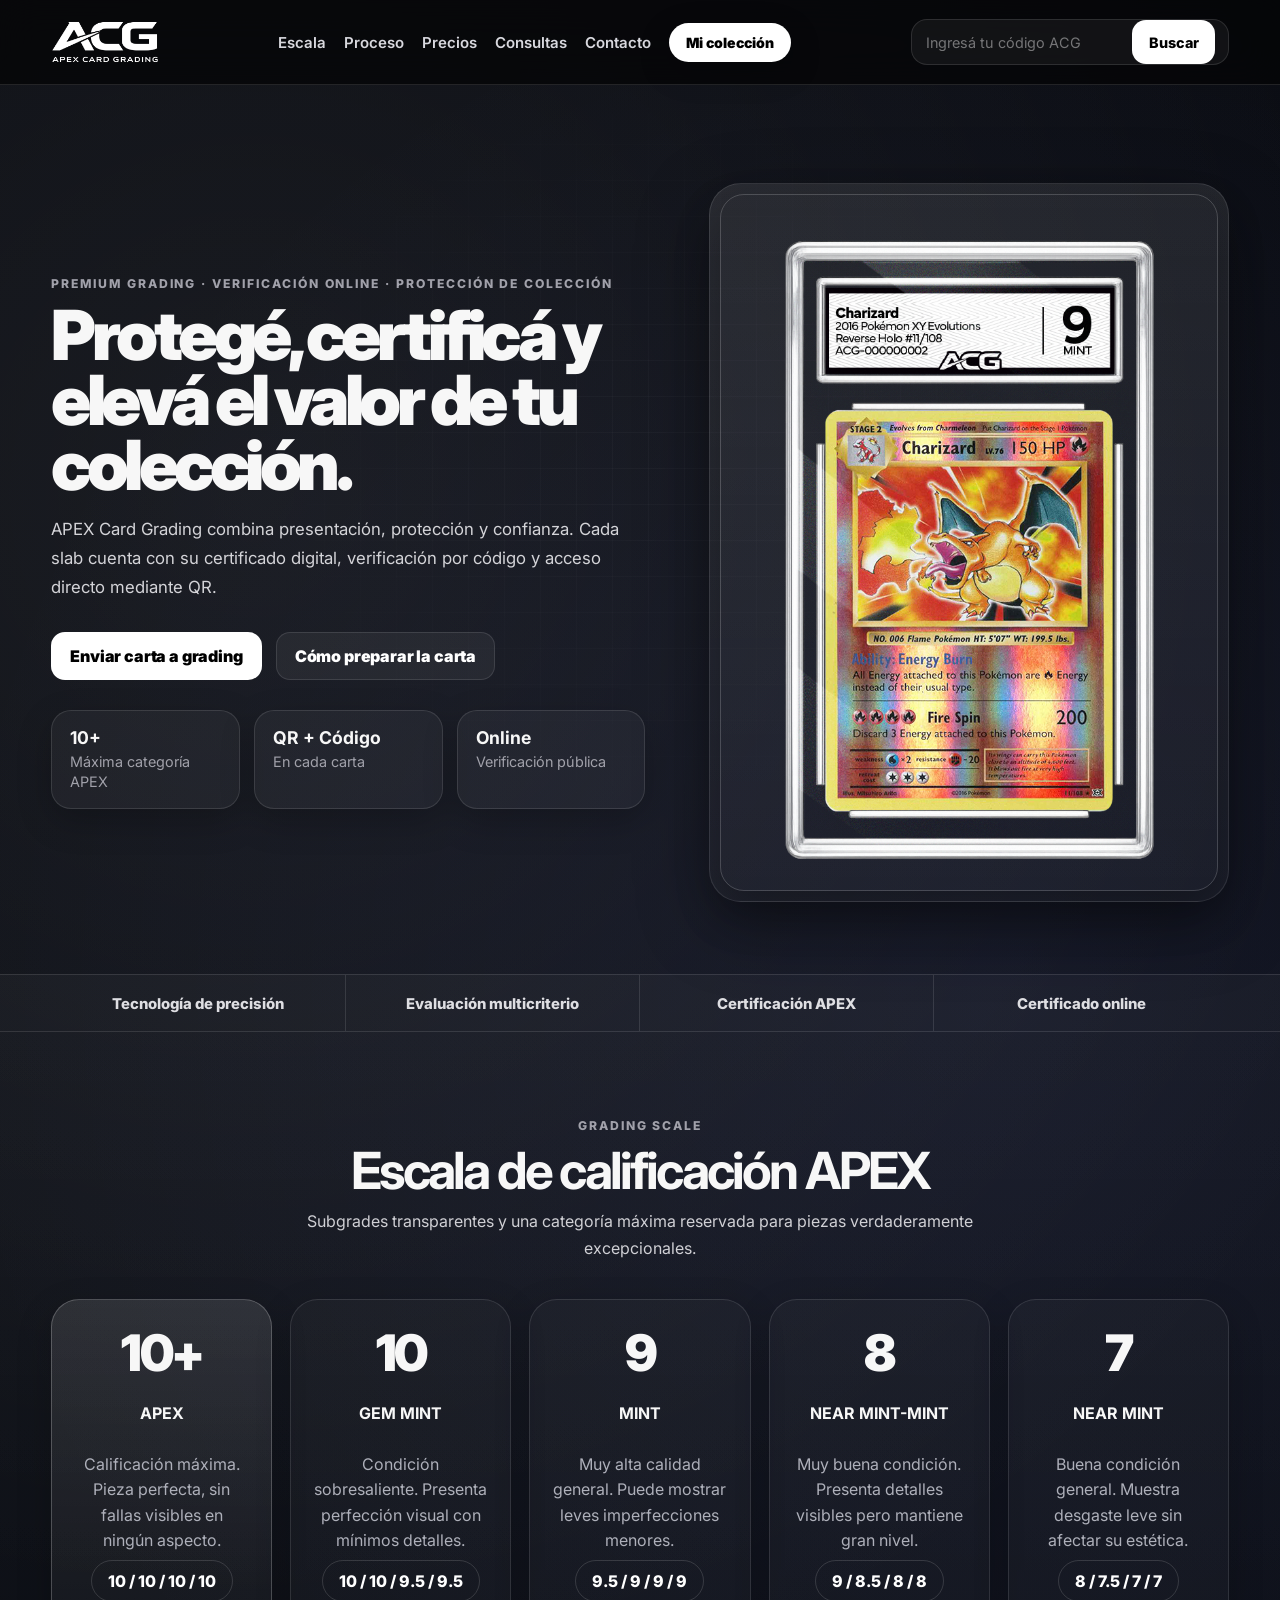
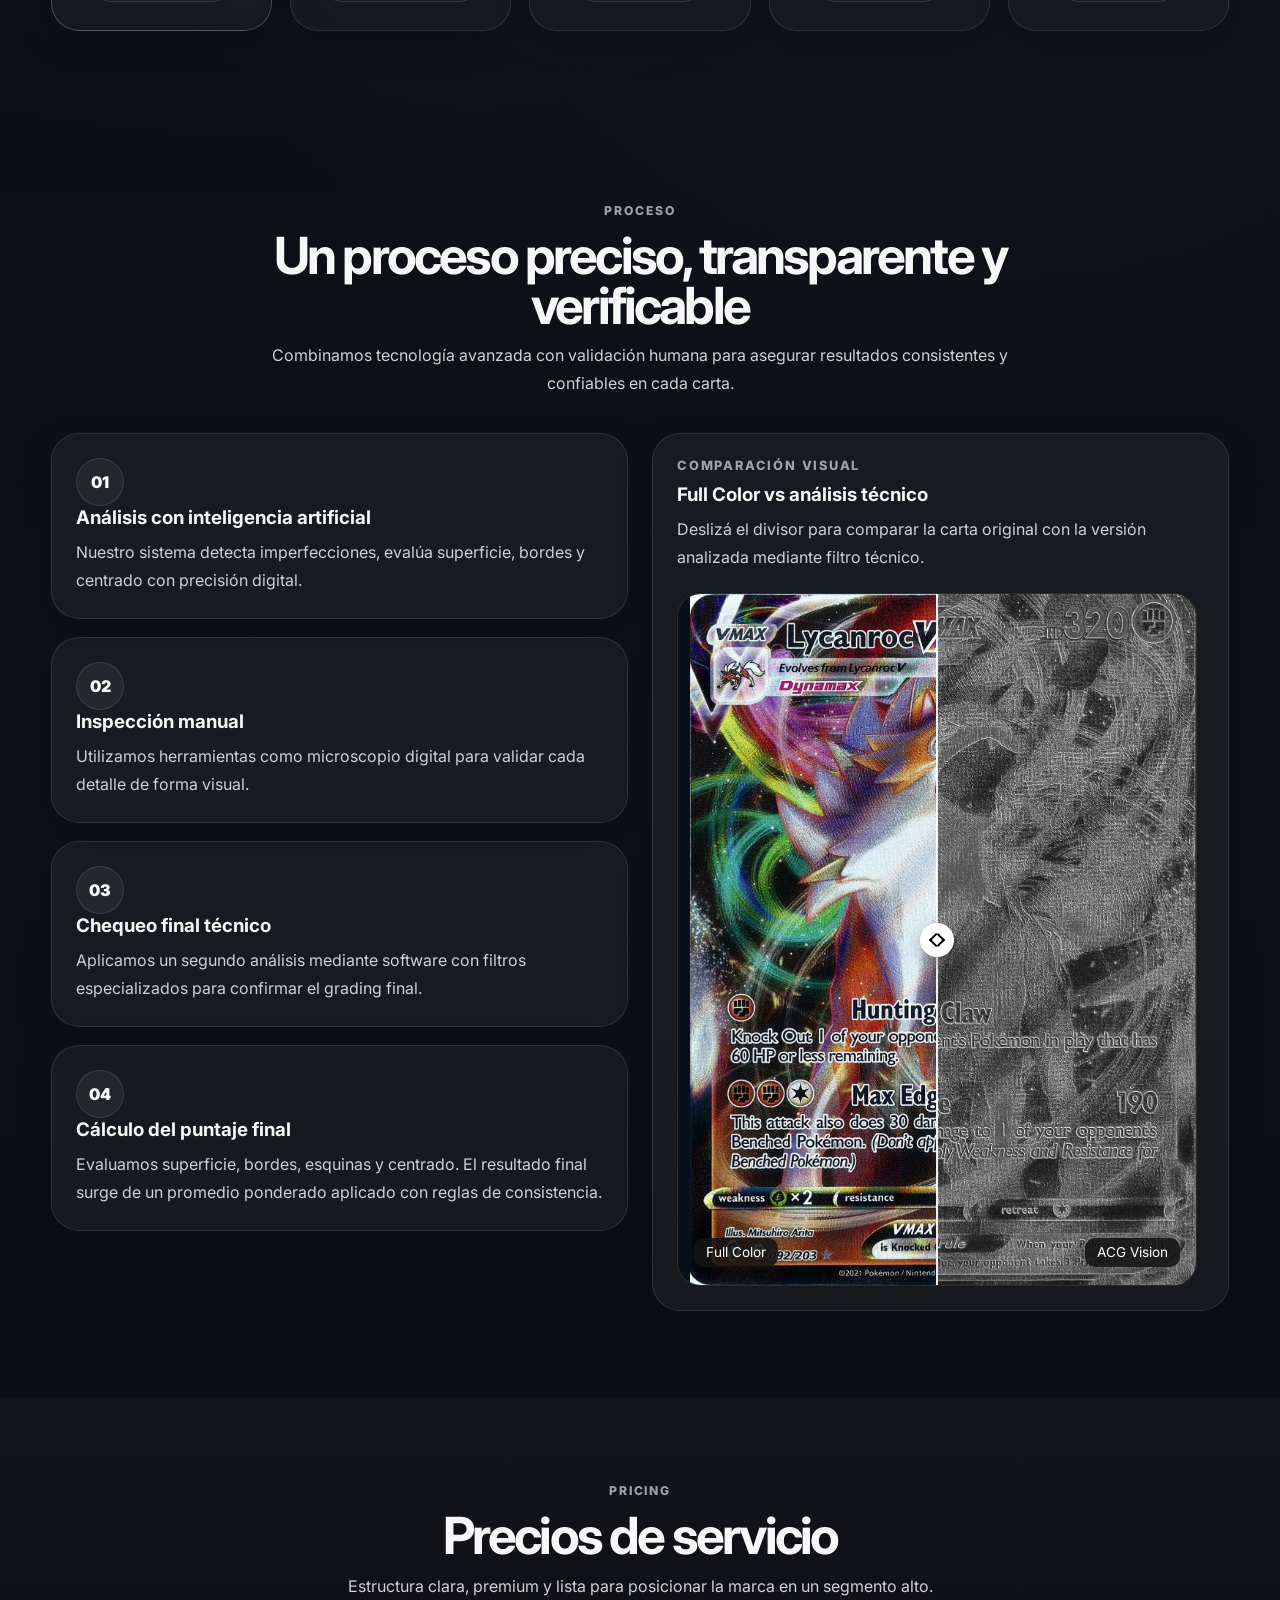
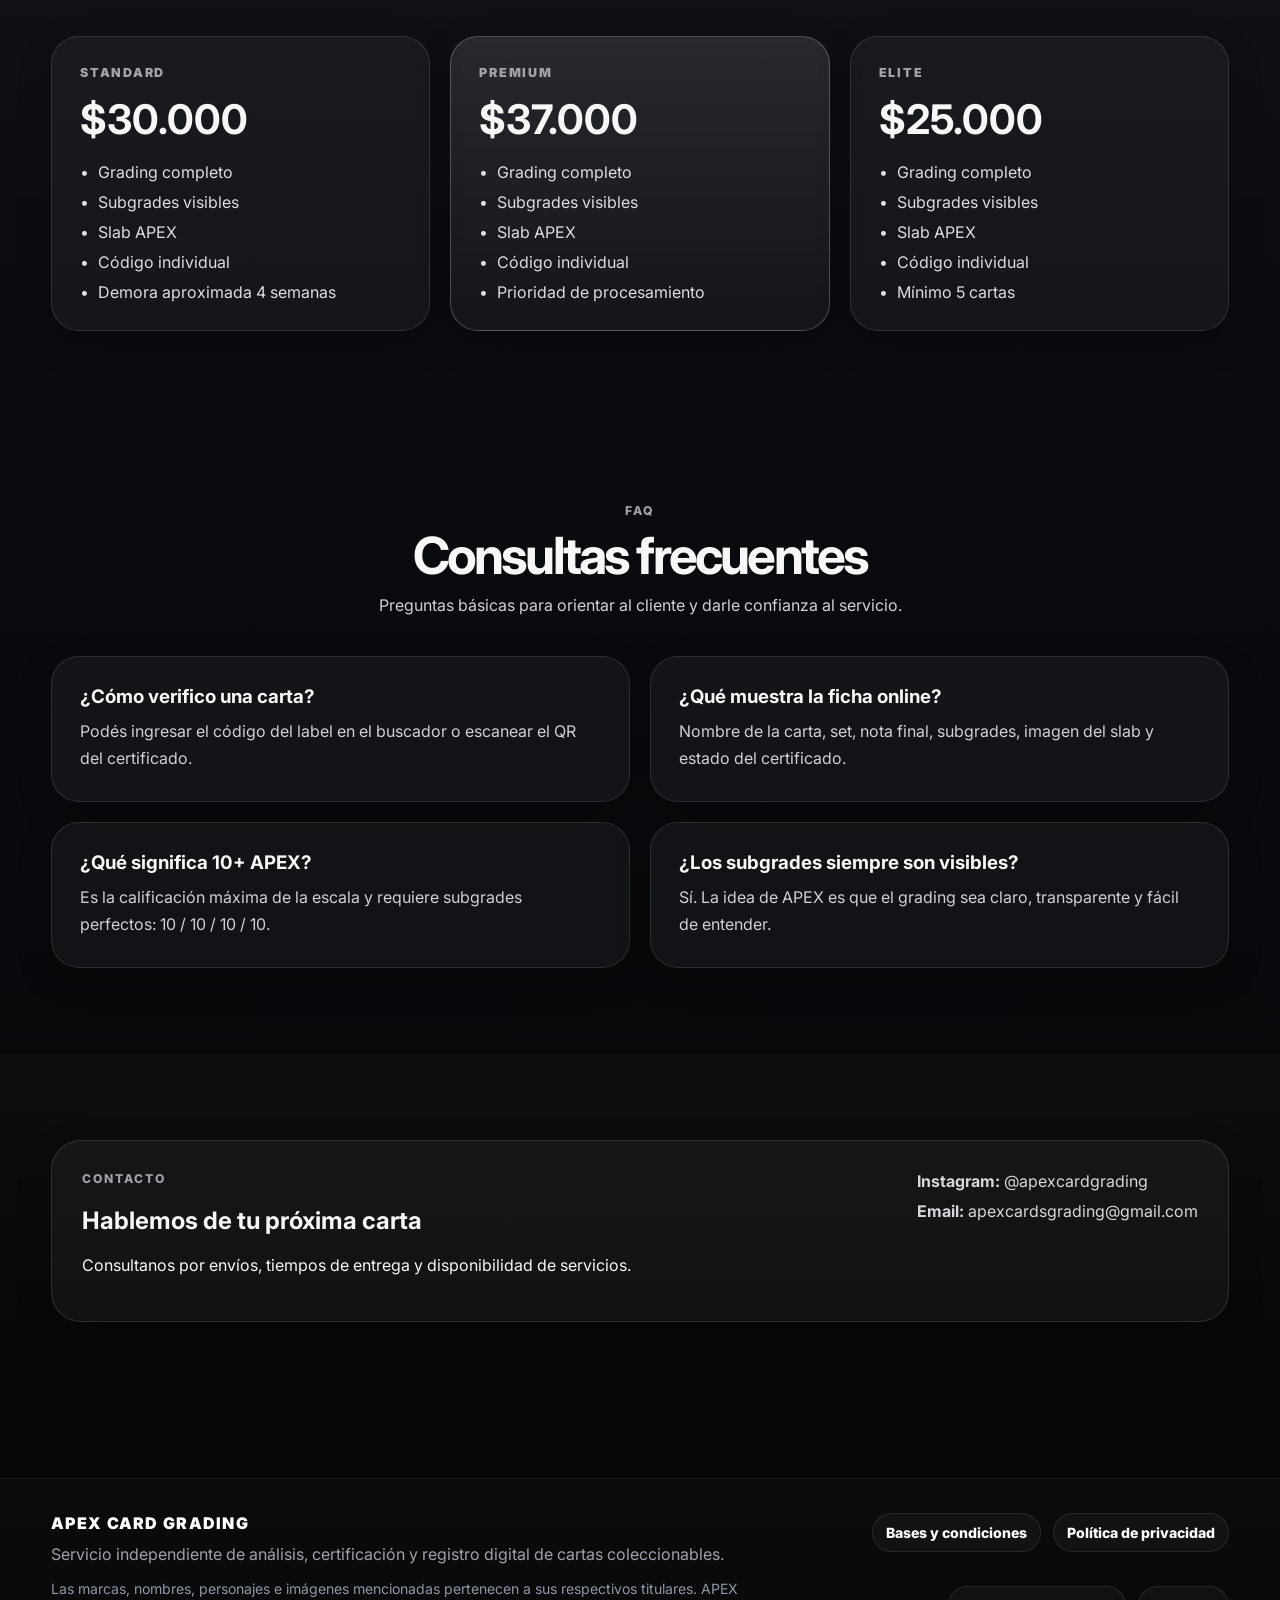
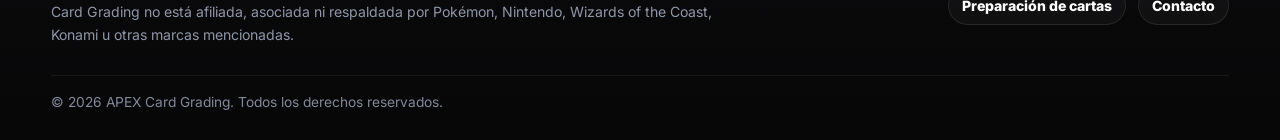
<file: index.html>
<!DOCTYPE html>
<html lang="es">
<head>
  <meta charset="UTF-8" />
  <meta name="viewport" content="width=device-width, initial-scale=1.0" />
  <title>APEX Card Grading</title>
  <meta name="description" content="APEX Card Grading. Grading premium para cartas coleccionables con verificación por código y QR." />
  <link rel="icon" type="image/png" href="assets/icon.png" />
  <link rel="preconnect" href="https://fonts.googleapis.com" />
  <link rel="preconnect" href="https://fonts.gstatic.com" crossorigin />
  <link href="https://fonts.googleapis.com/css2?family=Inter:wght@400;500;600;700;800;900&display=swap" rel="stylesheet" />
  <link rel="stylesheet" href="styles.css" />
</head>
<body>
  <div class="bg-grid"></div>

  <header class="site-header">
    <div class="container nav-wrap">
      <a href="index.html#top" class="brand" aria-label="Inicio APEX Card Grading">
        <img src="assets/Logo-Apex .png" alt="APEX Card Grading" class="brand-logo" />
      </a>

      <nav class="nav" aria-label="Navegación principal">
        <a href="#escala">Escala</a>
        <a href="#proceso">Proceso</a>
        <a href="#precios">Precios</a>
        <a href="#consultas">Consultas</a>
        <a href="#contacto">Contacto</a>
        <a href="my-collection.html" class="login-link">Mi colección</a>
      </nav>

      <form class="header-search" id="headerSearchForm">
        <input type="text" id="headerCertInput" placeholder="Ingresá tu código ACG" aria-label="Buscar certificado" />
        <button type="submit" class="header-search-btn">Buscar</button>
      </form>
    </div>
  </header>

  <main id="top">
    <section class="hero">
      <div class="container hero-grid">
        <div class="hero-copy">
          <p class="eyebrow">Premium grading · Verificación online · Protección de colección</p>
          <h1>Protegé, certificá y elevá el valor de tu colección.</h1>
          <p class="lead">
            APEX Card Grading combina presentación, protección y confianza. Cada slab cuenta con su certificado digital,
            verificación por código y acceso directo mediante QR.
          </p>

          <div class="hero-actions">
            <a href="submit.html" class="btn btn-solid">Enviar carta a grading</a>
            <a href="how-to-prepare.html" class="btn btn-outline">Cómo preparar la carta</a>
          </div>

          <div class="hero-stats">
            <div>
              <strong>10+</strong>
              <span>Máxima categoría APEX</span>
            </div>
            <div>
              <strong>QR + Código</strong>
              <span>En cada carta</span>
            </div>
            <div>
              <strong>Online</strong>
              <span>Verificación pública</span>
            </div>
          </div>
        </div>

        <div class="hero-card-wrap">
          <div class="floating-card">
            <div class="flip-card" aria-label="Carta coleccionable APEX">
              <div class="flip-card-inner">
                <div class="flip-card-front">
                  <img src="assets/charizard-front.png" alt="Carta frente" />
                </div>
                <div class="flip-card-back">
                  <img src="assets/charizard-back.png" alt="Carta dorso" />
                </div>
              </div>
            </div>
          </div>
        </div>
      </div>
    </section>

    <section class="trust-bar" aria-label="Beneficios APEX">
      <div class="container trust-grid">
        <div><span>Tecnología de precisión</span></div>
        <div><span>Evaluación multicriterio</span></div>
        <div><span>Certificación APEX</span></div>
        <div><span>Certificado online</span></div>
      </div>
    </section>

    <section class="section alt" id="escala">
      <div class="container">
        <div class="section-heading">
          <p class="eyebrow">Grading scale</p>
          <h2>Escala de calificación APEX</h2>
          <p>Subgrades transparentes y una categoría máxima reservada para piezas verdaderamente excepcionales.</p>
        </div>

        <div class="grades-grid">
          <article class="grade-card apex-plus">
            <div class="grade-number">10+</div>
            <h3>APEX</h3>
            <p>Calificación máxima. Pieza perfecta, sin fallas visibles en ningún aspecto.</p>
            <span class="grade-rule">10 / 10 / 10 / 10</span>
          </article>

          <article class="grade-card">
            <div class="grade-number">10</div>
            <h3>GEM MINT</h3>
            <p>Condición sobresaliente. Presenta perfección visual con mínimos detalles.</p>
            <span class="grade-rule">10 / 10 / 9.5 / 9.5</span>
          </article>

          <article class="grade-card">
            <div class="grade-number">9</div>
            <h3>MINT</h3>
            <p>Muy alta calidad general. Puede mostrar leves imperfecciones menores.</p>
            <span class="grade-rule">9.5 / 9 / 9 / 9</span>
          </article>

          <article class="grade-card">
            <div class="grade-number">8</div>
            <h3>NEAR MINT-MINT</h3>
            <p>Muy buena condición. Presenta detalles visibles pero mantiene gran nivel.</p>
            <span class="grade-rule">9 / 8.5 / 8 / 8</span>
          </article>

          <article class="grade-card">
            <div class="grade-number">7</div>
            <h3>NEAR MINT</h3>
            <p>Buena condición general. Muestra desgaste leve sin afectar su estética.</p>
            <span class="grade-rule">8 / 7.5 / 7 / 7</span>
          </article>
        </div>
      </div>
    </section>

    <section class="section" id="proceso">
      <div class="container">
        <div class="section-heading">
          <p class="eyebrow">Proceso</p>
          <h2>Un proceso preciso, transparente y verificable</h2>
          <p>Combinamos tecnología avanzada con validación humana para asegurar resultados consistentes y confiables en cada carta.</p>
        </div>

        <div class="process-grid">
          <div class="process-steps">
            <article class="process-card">
              <span class="process-number">01</span>
              <h3>Análisis con inteligencia artificial</h3>
              <p>Nuestro sistema detecta imperfecciones, evalúa superficie, bordes y centrado con precisión digital.</p>
            </article>

            <article class="process-card">
              <span class="process-number">02</span>
              <h3>Inspección manual</h3>
              <p>Utilizamos herramientas como microscopio digital para validar cada detalle de forma visual.</p>
            </article>

            <article class="process-card">
              <span class="process-number">03</span>
              <h3>Chequeo final técnico</h3>
              <p>Aplicamos un segundo análisis mediante software con filtros especializados para confirmar el grading final.</p>
            </article>

            <article class="process-card">
              <span class="process-number">04</span>
              <h3>Cálculo del puntaje final</h3>
              <p>Evaluamos superficie, bordes, esquinas y centrado. El resultado final surge de un promedio ponderado aplicado con reglas de consistencia.</p>
            </article>
          </div>

          <div class="process-visual-card">
            <p class="process-visual-label">Comparación visual</p>
            <h3>Full Color vs análisis técnico</h3>
            <p class="process-visual-copy">Deslizá el divisor para comparar la carta original con la versión analizada mediante filtro técnico.</p>

            <div class="image-compare" id="imageCompare">
              <img src="assets/front-full.jpg" alt="Carta original" class="compare-base" />
              <img src="assets/front-sfx.jpg" alt="Carta con filtro técnico" class="compare-top" id="compareTop" />
              <div class="compare-divider" id="compareDivider"><span class="compare-handle"></span></div>
              <div class="compare-tag compare-tag-left">Full Color</div>
              <div class="compare-tag compare-tag-right">ACG Vision</div>
            </div>
          </div>
        </div>
      </div>
    </section>

    <section class="section alt" id="precios">
      <div class="container">
        <div class="section-heading">
          <p class="eyebrow">Pricing</p>
          <h2>Precios de servicio</h2>
          <p>Estructura clara, premium y lista para posicionar la marca en un segmento alto.</p>
        </div>

        <div class="pricing-grid">
          <article class="pricing-card">
            <p class="plan-tag">STANDARD</p>
            <h3>$30.000</h3>
            <ul>
              <li>Grading completo</li>
              <li>Subgrades visibles</li>
              <li>Slab APEX</li>
              <li>Código individual</li>
              <li>Demora aproximada 4 semanas</li>
            </ul>
          </article>

          <article class="pricing-card featured">
            <p class="plan-tag">PREMIUM</p>
            <h3>$37.000</h3>
            <ul>
              <li>Grading completo</li>
              <li>Subgrades visibles</li>
              <li>Slab APEX</li>
              <li>Código individual</li>
              <li>Prioridad de procesamiento</li>
            </ul>
          </article>

          <article class="pricing-card">
            <p class="plan-tag">ELITE</p>
            <h3>$25.000</h3>
            <ul>
              <li>Grading completo</li>
              <li>Subgrades visibles</li>
              <li>Slab APEX</li>
              <li>Código individual</li>
              <li>Mínimo 5 cartas</li>
            </ul>
          </article>
        </div>
      </div>
    </section>

    <section class="section" id="consultas">
      <div class="container">
        <div class="section-heading">
          <p class="eyebrow">FAQ</p>
          <h2>Consultas frecuentes</h2>
          <p>Preguntas básicas para orientar al cliente y darle confianza al servicio.</p>
        </div>

        <div class="faq-grid">
          <article class="faq-card">
            <h3>¿Cómo verifico una carta?</h3>
            <p>Podés ingresar el código del label en el buscador o escanear el QR del certificado.</p>
          </article>

          <article class="faq-card">
            <h3>¿Qué muestra la ficha online?</h3>
            <p>Nombre de la carta, set, nota final, subgrades, imagen del slab y estado del certificado.</p>
          </article>

          <article class="faq-card">
            <h3>¿Qué significa 10+ APEX?</h3>
            <p>Es la calificación máxima de la escala y requiere subgrades perfectos: 10 / 10 / 10 / 10.</p>
          </article>

          <article class="faq-card">
            <h3>¿Los subgrades siempre son visibles?</h3>
            <p>Sí. La idea de APEX es que el grading sea claro, transparente y fácil de entender.</p>
          </article>
        </div>
      </div>
    </section>

    <section class="section alt" id="contacto">
      <div class="container">
        <div class="contact-card">
          <div>
            <p class="eyebrow">Contacto</p>
            <h2>Hablemos de tu próxima carta</h2>
            <p>Consultanos por envíos, tiempos de entrega y disponibilidad de servicios.</p>
          </div>

          <div class="contact-info">
            <p><strong>Instagram:</strong> @apexcardgrading</p>
            <p><strong>Email:</strong> apexcardsgrading@gmail.com</p>
          </div>
        </div>
      </div>
    </section>
  </main>
  <footer class="site-footer">
    <div class="container footer-inner">
      <div class="footer-brand">
        <strong>APEX Card Grading</strong>
        <p>Servicio independiente de análisis, certificación y registro digital de cartas coleccionables.</p>
        <p class="footer-disclaimer">Las marcas, nombres, personajes e imágenes mencionadas pertenecen a sus respectivos titulares. APEX Card Grading no está afiliada, asociada ni respaldada por Pokémon, Nintendo, Wizards of the Coast, Konami u otras marcas mencionadas.</p>
      </div>
      <div class="footer-links">
        <a href="bases-y-condiciones.html">Bases y condiciones</a>
        <a href="privacidad.html">Política de privacidad</a>
        <a href="how-to-prepare.html">Preparación de cartas</a>
        <a href="index.html#contacto">Contacto</a>
      </div>
      <div class="footer-copy">© 2026 APEX Card Grading. Todos los derechos reservados.</div>
    </div>
  </footer>


  <script src="script.js"></script>
</body>
</html>
</file>
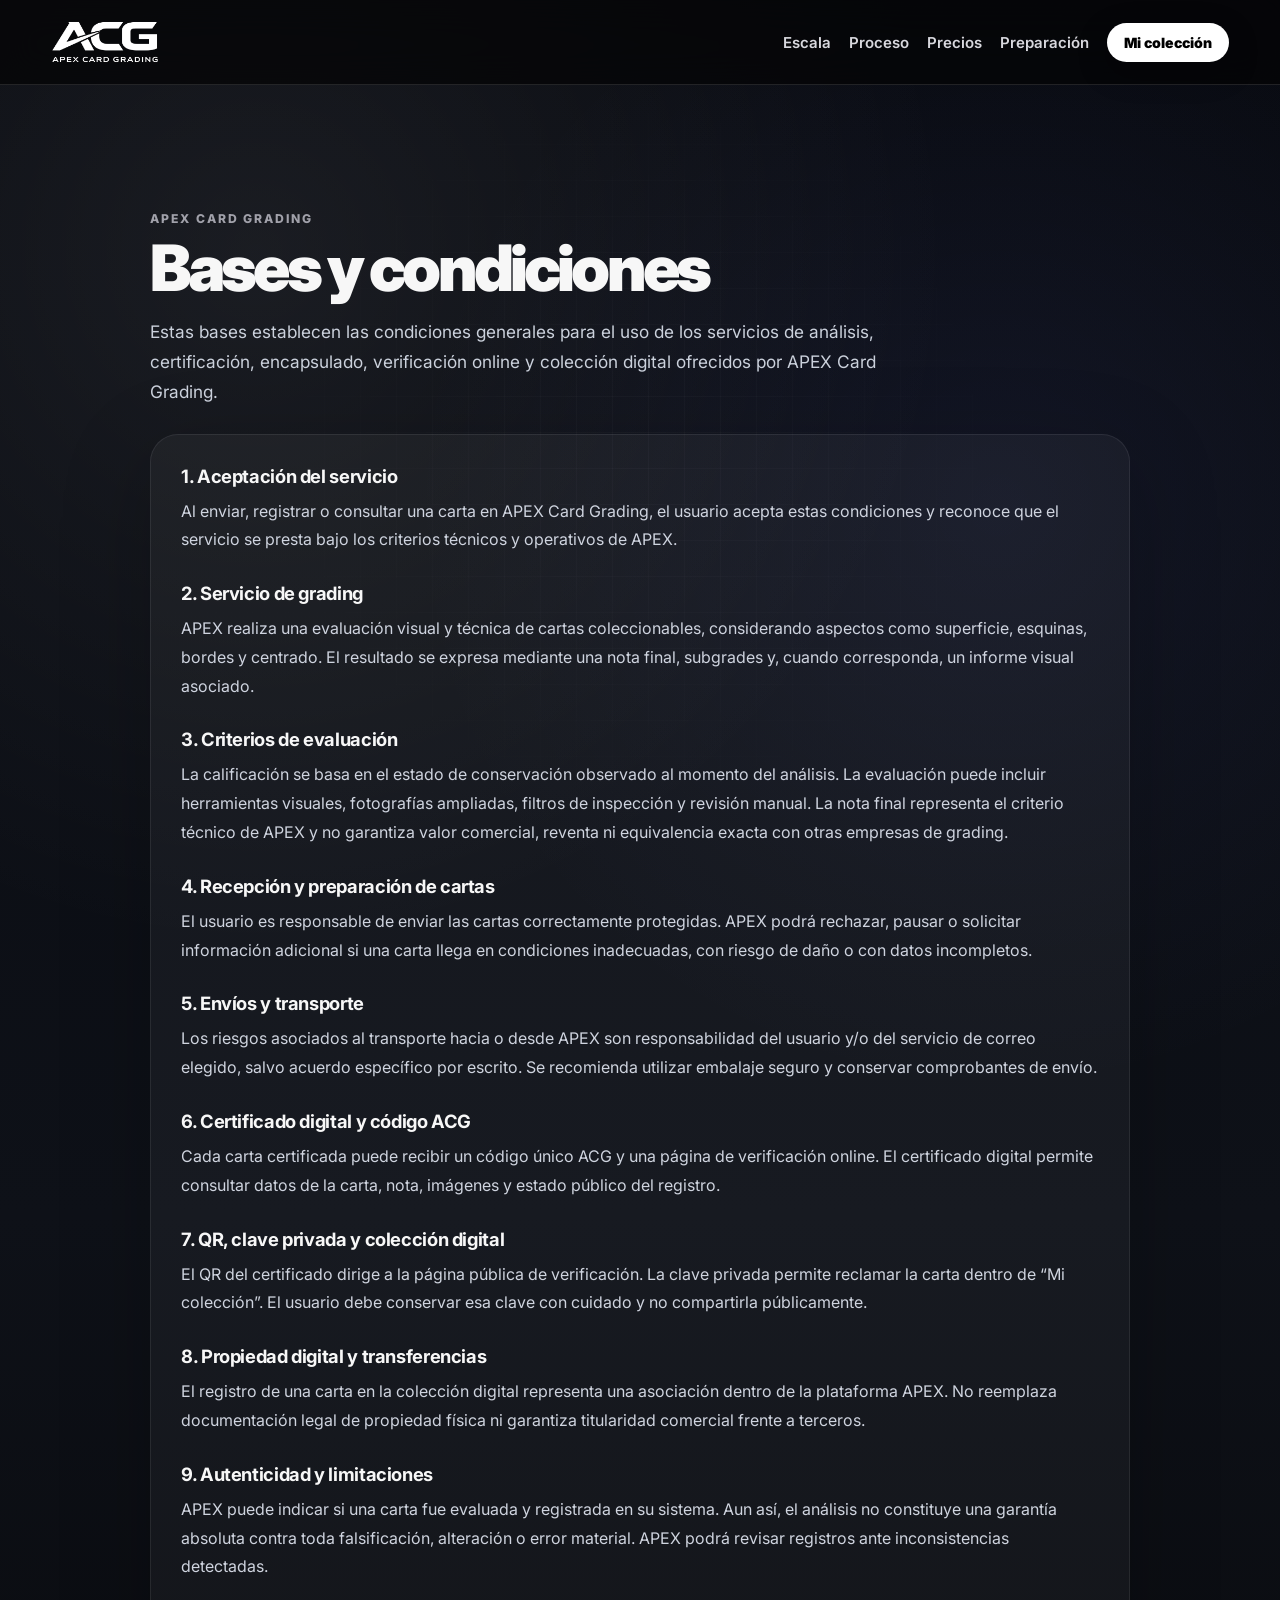
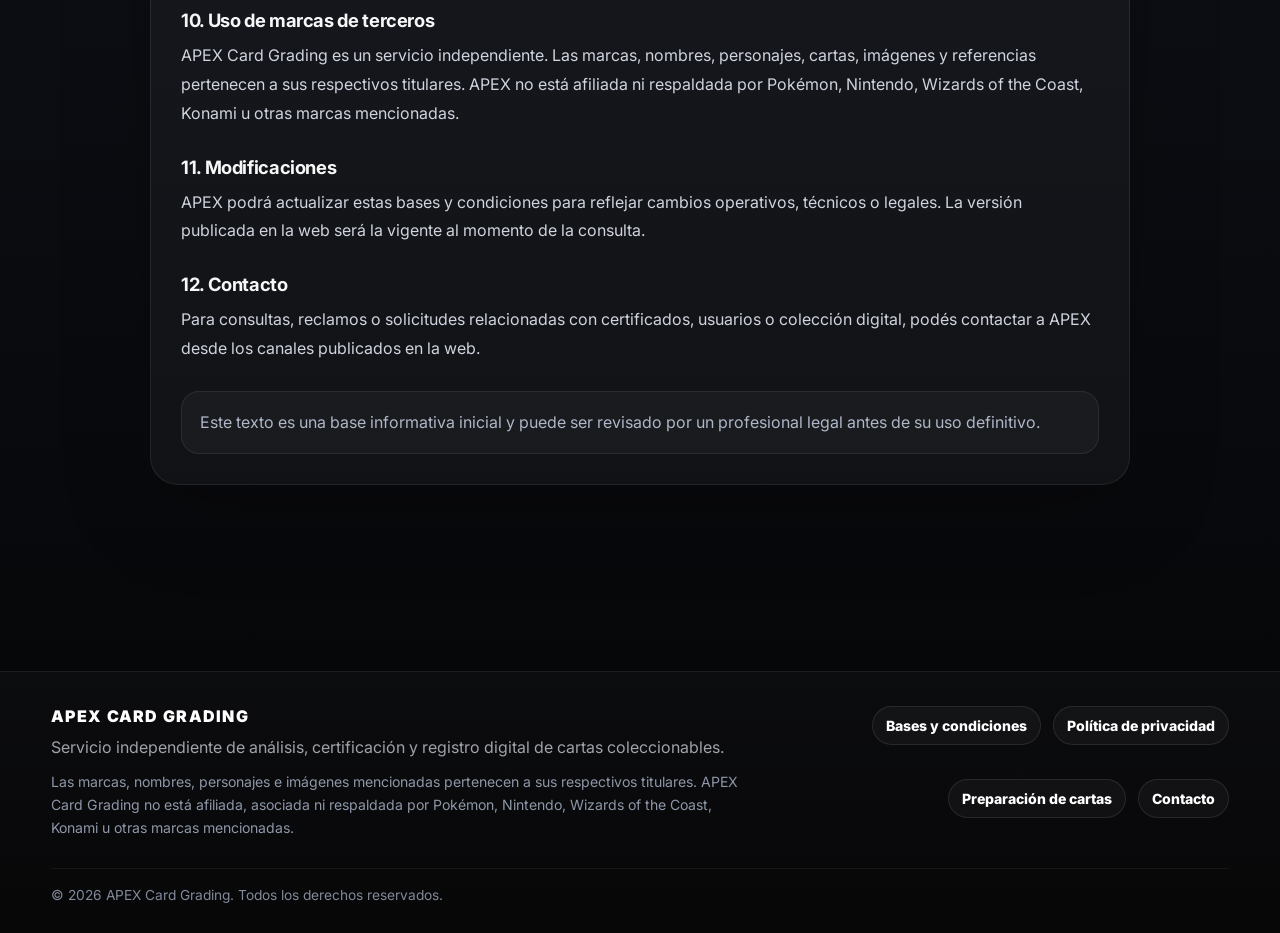
<file: bases-y-condiciones.html>
<!DOCTYPE html>
<html lang="es">
<head>
  <meta charset="UTF-8" />
  <meta name="viewport" content="width=device-width, initial-scale=1.0" />
  <title>Bases y condiciones | APEX Card Grading</title>
  <meta name="description" content="Bases y condiciones del servicio APEX Card Grading." />
  <link rel="icon" type="image/png" href="assets/icon.png" />
  <link rel="preconnect" href="https://fonts.googleapis.com" />
  <link rel="preconnect" href="https://fonts.gstatic.com" crossorigin />
  <link href="https://fonts.googleapis.com/css2?family=Inter:wght@400;500;600;700;800;900&display=swap" rel="stylesheet" />
  <link rel="stylesheet" href="styles.css" />
</head>
<body>
  <div class="bg-grid"></div>

  <header class="site-header">
    <div class="container nav-wrap">
      <a href="index.html#top" class="brand" aria-label="Inicio APEX Card Grading">
        <img src="assets/Logo-Apex .png" alt="APEX Card Grading" class="brand-logo" />
      </a>

      <nav class="nav" aria-label="Navegación principal">
        <a href="index.html#escala">Escala</a>
        <a href="index.html#proceso">Proceso</a>
        <a href="index.html#precios">Precios</a>
        <a href="how-to-prepare.html">Preparación</a>
        <a href="my-collection.html" class="login-link">Mi colección</a>
      </nav>
    </div>
  </header>


  <main class="legal-page">
    <section class="section">
      <div class="container legal-container">
        <p class="eyebrow">APEX Card Grading</p>
        <h1>Bases y condiciones</h1>
        <p class="legal-lead">Estas bases establecen las condiciones generales para el uso de los servicios de análisis, certificación, encapsulado, verificación online y colección digital ofrecidos por APEX Card Grading.</p>

        <div class="legal-card">
          <h2>1. Aceptación del servicio</h2>
          <p>Al enviar, registrar o consultar una carta en APEX Card Grading, el usuario acepta estas condiciones y reconoce que el servicio se presta bajo los criterios técnicos y operativos de APEX.</p>

          <h2>2. Servicio de grading</h2>
          <p>APEX realiza una evaluación visual y técnica de cartas coleccionables, considerando aspectos como superficie, esquinas, bordes y centrado. El resultado se expresa mediante una nota final, subgrades y, cuando corresponda, un informe visual asociado.</p>

          <h2>3. Criterios de evaluación</h2>
          <p>La calificación se basa en el estado de conservación observado al momento del análisis. La evaluación puede incluir herramientas visuales, fotografías ampliadas, filtros de inspección y revisión manual. La nota final representa el criterio técnico de APEX y no garantiza valor comercial, reventa ni equivalencia exacta con otras empresas de grading.</p>

          <h2>4. Recepción y preparación de cartas</h2>
          <p>El usuario es responsable de enviar las cartas correctamente protegidas. APEX podrá rechazar, pausar o solicitar información adicional si una carta llega en condiciones inadecuadas, con riesgo de daño o con datos incompletos.</p>

          <h2>5. Envíos y transporte</h2>
          <p>Los riesgos asociados al transporte hacia o desde APEX son responsabilidad del usuario y/o del servicio de correo elegido, salvo acuerdo específico por escrito. Se recomienda utilizar embalaje seguro y conservar comprobantes de envío.</p>

          <h2>6. Certificado digital y código ACG</h2>
          <p>Cada carta certificada puede recibir un código único ACG y una página de verificación online. El certificado digital permite consultar datos de la carta, nota, imágenes y estado público del registro.</p>

          <h2>7. QR, clave privada y colección digital</h2>
          <p>El QR del certificado dirige a la página pública de verificación. La clave privada permite reclamar la carta dentro de “Mi colección”. El usuario debe conservar esa clave con cuidado y no compartirla públicamente.</p>

          <h2>8. Propiedad digital y transferencias</h2>
          <p>El registro de una carta en la colección digital representa una asociación dentro de la plataforma APEX. No reemplaza documentación legal de propiedad física ni garantiza titularidad comercial frente a terceros.</p>

          <h2>9. Autenticidad y limitaciones</h2>
          <p>APEX puede indicar si una carta fue evaluada y registrada en su sistema. Aun así, el análisis no constituye una garantía absoluta contra toda falsificación, alteración o error material. APEX podrá revisar registros ante inconsistencias detectadas.</p>

          <h2>10. Uso de marcas de terceros</h2>
          <p>APEX Card Grading es un servicio independiente. Las marcas, nombres, personajes, cartas, imágenes y referencias pertenecen a sus respectivos titulares. APEX no está afiliada ni respaldada por Pokémon, Nintendo, Wizards of the Coast, Konami u otras marcas mencionadas.</p>

          <h2>11. Modificaciones</h2>
          <p>APEX podrá actualizar estas bases y condiciones para reflejar cambios operativos, técnicos o legales. La versión publicada en la web será la vigente al momento de la consulta.</p>

          <h2>12. Contacto</h2>
          <p>Para consultas, reclamos o solicitudes relacionadas con certificados, usuarios o colección digital, podés contactar a APEX desde los canales publicados en la web.</p>

          <p class="legal-note">Este texto es una base informativa inicial y puede ser revisado por un profesional legal antes de su uso definitivo.</p>
        </div>
      </div>
    </section>
  </main>

  <footer class="site-footer">
    <div class="container footer-inner">
      <div class="footer-brand">
        <strong>APEX Card Grading</strong>
        <p>Servicio independiente de análisis, certificación y registro digital de cartas coleccionables.</p>
        <p class="footer-disclaimer">Las marcas, nombres, personajes e imágenes mencionadas pertenecen a sus respectivos titulares. APEX Card Grading no está afiliada, asociada ni respaldada por Pokémon, Nintendo, Wizards of the Coast, Konami u otras marcas mencionadas.</p>
      </div>
      <div class="footer-links">
        <a href="bases-y-condiciones.html">Bases y condiciones</a>
        <a href="privacidad.html">Política de privacidad</a>
        <a href="how-to-prepare.html">Preparación de cartas</a>
        <a href="index.html#contacto">Contacto</a>
      </div>
      <div class="footer-copy">© 2026 APEX Card Grading. Todos los derechos reservados.</div>
    </div>
  </footer>
</body>
</html>
</file>
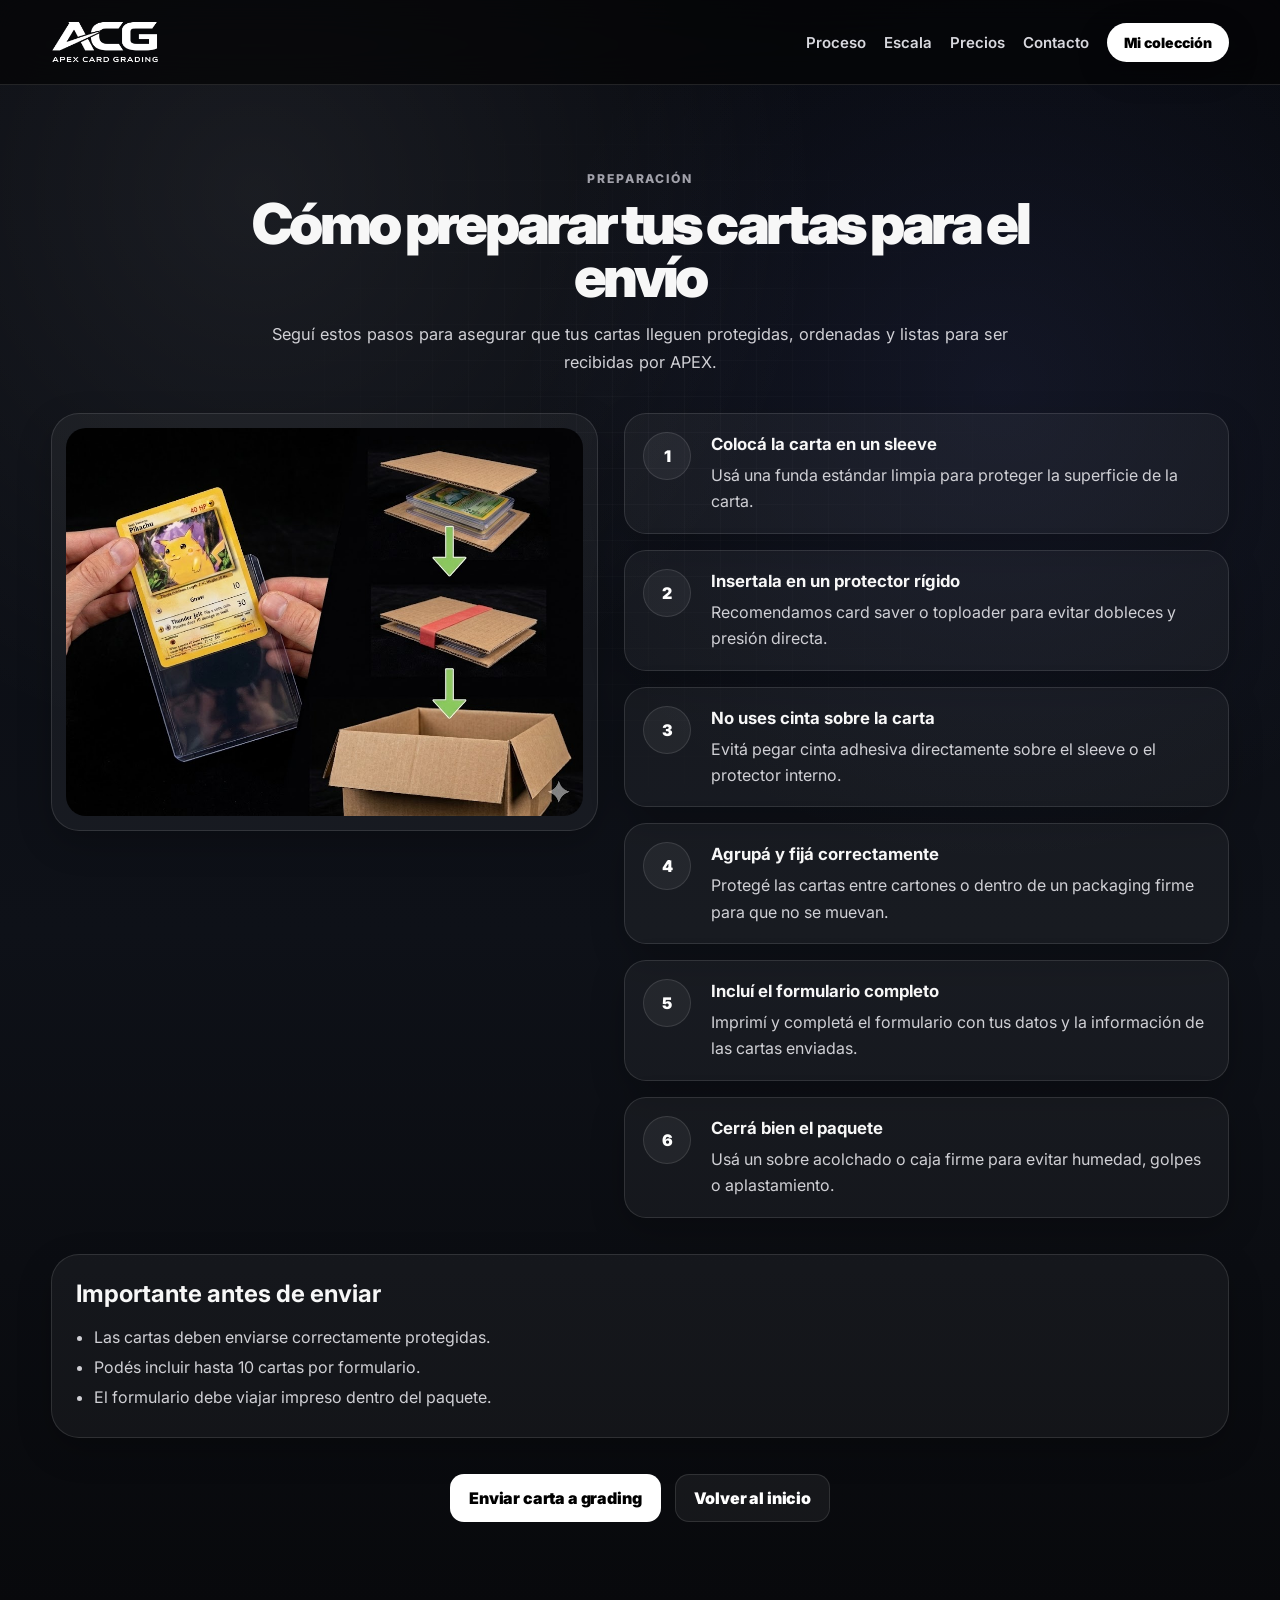
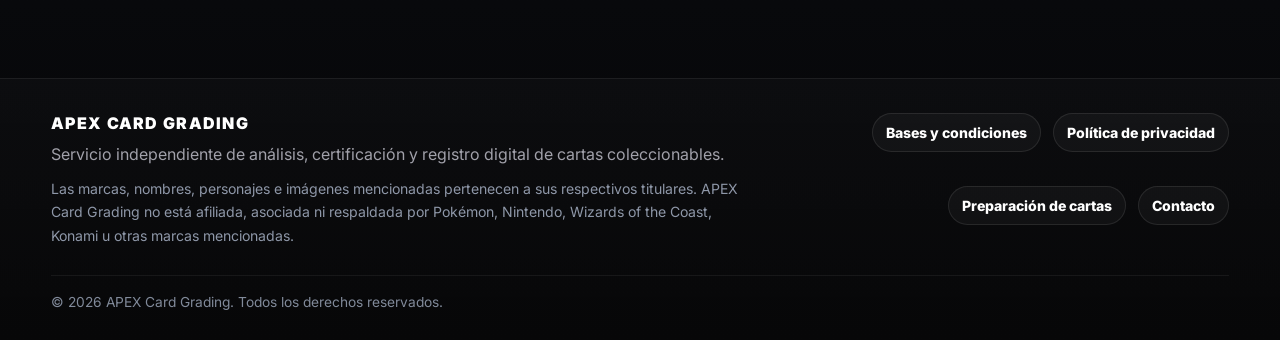
<file: how-to-prepare.html>
<!DOCTYPE html>
<html lang="es">
<head>
  <meta charset="UTF-8" />
  <meta name="viewport" content="width=device-width, initial-scale=1.0" />
  <title>Cómo preparar la carta | APEX Card Grading</title>
  <meta name="description" content="Guía para preparar tus cartas antes de enviarlas a APEX Card Grading." />
  <link rel="icon" type="image/png" href="assets/icon.png" />
  <link rel="preconnect" href="https://fonts.googleapis.com" />
  <link rel="preconnect" href="https://fonts.gstatic.com" crossorigin />
  <link href="https://fonts.googleapis.com/css2?family=Inter:wght@400;500;600;700;800;900&display=swap" rel="stylesheet" />
  <link rel="stylesheet" href="styles.css" />
</head>
<body>
  <div class="bg-grid"></div>

  <header class="site-header">
    <div class="container nav-wrap">
      <a href="index.html#top" class="brand" aria-label="Inicio APEX Card Grading">
        <img src="assets/Logo-Apex .png" alt="APEX Card Grading" class="brand-logo" />
      </a>

      <nav class="nav" aria-label="Navegación principal">
        <a href="index.html#proceso">Proceso</a>
        <a href="index.html#escala">Escala</a>
        <a href="index.html#precios">Precios</a>
        <a href="index.html#contacto">Contacto</a>
        <a href="my-collection.html" class="login-link">Mi colección</a>
      </nav>
    </div>
  </header>

  <main>
    <section class="section">
      <div class="container prepare-page">
        <div class="prepare-hero">
          <p class="eyebrow">Preparación</p>
          <h1>Cómo preparar tus cartas para el envío</h1>
          <p class="prepare-lead">
            Seguí estos pasos para asegurar que tus cartas lleguen protegidas, ordenadas
            y listas para ser recibidas por APEX.
          </p>
        </div>

        <div class="prepare-grid">
          <div class="prepare-image-card">
            <img src="assets/Instructivo-Preparacion.jfif" alt="Ejemplo de preparación de cartas" class="prepare-image" />
          </div>

          <div class="prepare-steps">
            <article class="prepare-step-card">
              <span class="prepare-step-number">1</span>
              <div>
                <h3>Colocá la carta en un sleeve</h3>
                <p>Usá una funda estándar limpia para proteger la superficie de la carta.</p>
              </div>
            </article>

            <article class="prepare-step-card">
              <span class="prepare-step-number">2</span>
              <div>
                <h3>Insertala en un protector rígido</h3>
                <p>Recomendamos card saver o toploader para evitar dobleces y presión directa.</p>
              </div>
            </article>

            <article class="prepare-step-card">
              <span class="prepare-step-number">3</span>
              <div>
                <h3>No uses cinta sobre la carta</h3>
                <p>Evitá pegar cinta adhesiva directamente sobre el sleeve o el protector interno.</p>
              </div>
            </article>

            <article class="prepare-step-card">
              <span class="prepare-step-number">4</span>
              <div>
                <h3>Agrupá y fijá correctamente</h3>
                <p>Protegé las cartas entre cartones o dentro de un packaging firme para que no se muevan.</p>
              </div>
            </article>

            <article class="prepare-step-card">
              <span class="prepare-step-number">5</span>
              <div>
                <h3>Incluí el formulario completo</h3>
                <p>Imprimí y completá el formulario con tus datos y la información de las cartas enviadas.</p>
              </div>
            </article>

            <article class="prepare-step-card">
              <span class="prepare-step-number">6</span>
              <div>
                <h3>Cerrá bien el paquete</h3>
                <p>Usá un sobre acolchado o caja firme para evitar humedad, golpes o aplastamiento.</p>
              </div>
            </article>
          </div>
        </div>

        <div class="prepare-note-box">
          <h2>Importante antes de enviar</h2>
          <ul>
            <li>Las cartas deben enviarse correctamente protegidas.</li>
            <li>Podés incluir hasta 10 cartas por formulario.</li>
            <li>El formulario debe viajar impreso dentro del paquete.</li>
          </ul>
        </div>

        <div class="prepare-actions">
          <a href="submit.html" class="btn btn-solid">Enviar carta a grading</a>
          <a href="index.html" class="btn btn-outline">Volver al inicio</a>
        </div>
      </div>
    </section>
  </main>
  <footer class="site-footer">
    <div class="container footer-inner">
      <div class="footer-brand">
        <strong>APEX Card Grading</strong>
        <p>Servicio independiente de análisis, certificación y registro digital de cartas coleccionables.</p>
        <p class="footer-disclaimer">Las marcas, nombres, personajes e imágenes mencionadas pertenecen a sus respectivos titulares. APEX Card Grading no está afiliada, asociada ni respaldada por Pokémon, Nintendo, Wizards of the Coast, Konami u otras marcas mencionadas.</p>
      </div>
      <div class="footer-links">
        <a href="bases-y-condiciones.html">Bases y condiciones</a>
        <a href="privacidad.html">Política de privacidad</a>
        <a href="how-to-prepare.html">Preparación de cartas</a>
        <a href="index.html#contacto">Contacto</a>
      </div>
      <div class="footer-copy">© 2026 APEX Card Grading. Todos los derechos reservados.</div>
    </div>
  </footer>

</body>
</html>
</file>
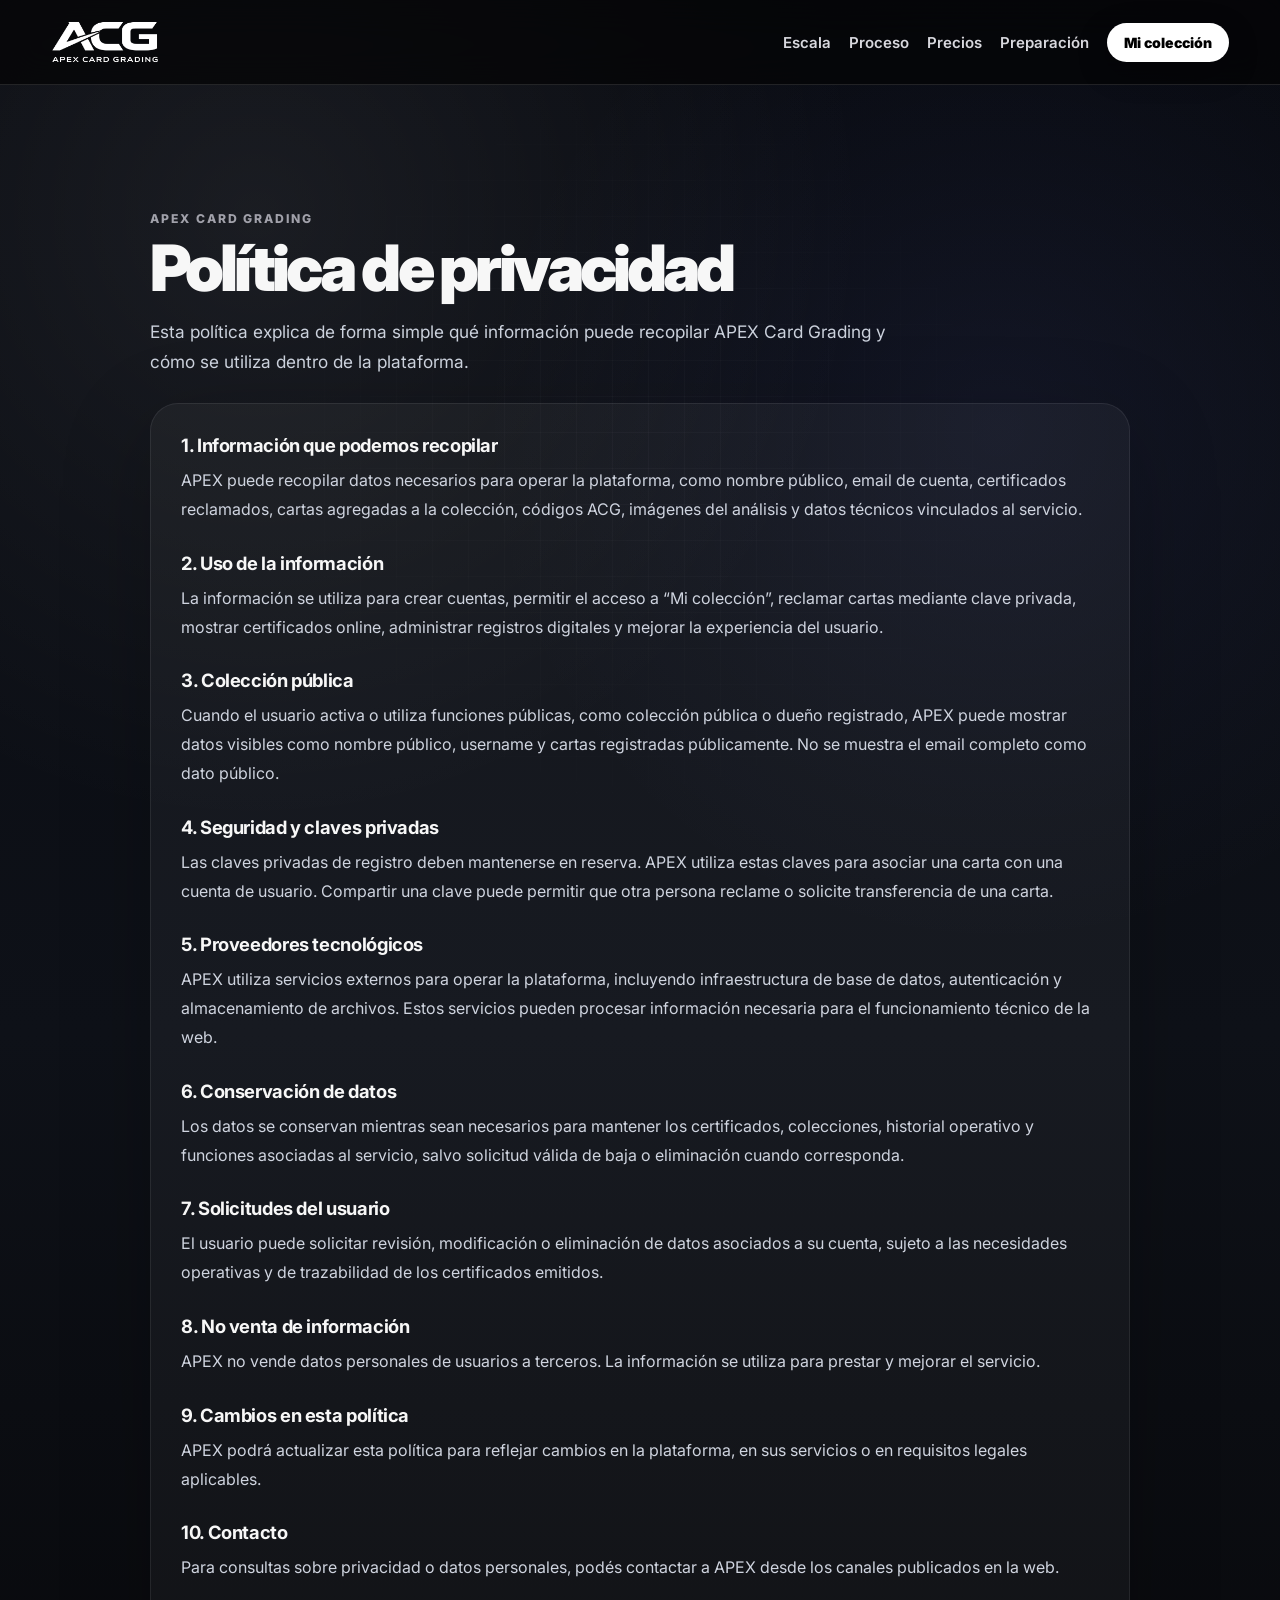
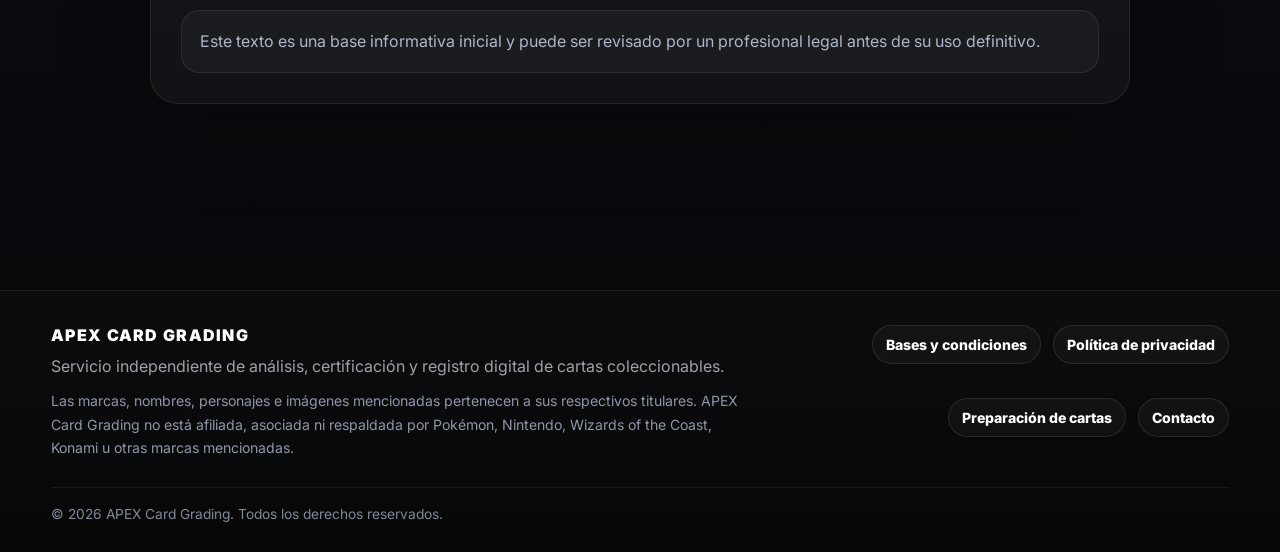
<file: privacidad.html>
<!DOCTYPE html>
<html lang="es">
<head>
  <meta charset="UTF-8" />
  <meta name="viewport" content="width=device-width, initial-scale=1.0" />
  <title>Política de privacidad | APEX Card Grading</title>
  <meta name="description" content="Política de privacidad de APEX Card Grading." />
  <link rel="icon" type="image/png" href="assets/icon.png" />
  <link rel="preconnect" href="https://fonts.googleapis.com" />
  <link rel="preconnect" href="https://fonts.gstatic.com" crossorigin />
  <link href="https://fonts.googleapis.com/css2?family=Inter:wght@400;500;600;700;800;900&display=swap" rel="stylesheet" />
  <link rel="stylesheet" href="styles.css" />
</head>
<body>
  <div class="bg-grid"></div>

  <header class="site-header">
    <div class="container nav-wrap">
      <a href="index.html#top" class="brand" aria-label="Inicio APEX Card Grading">
        <img src="assets/Logo-Apex .png" alt="APEX Card Grading" class="brand-logo" />
      </a>

      <nav class="nav" aria-label="Navegación principal">
        <a href="index.html#escala">Escala</a>
        <a href="index.html#proceso">Proceso</a>
        <a href="index.html#precios">Precios</a>
        <a href="how-to-prepare.html">Preparación</a>
        <a href="my-collection.html" class="login-link">Mi colección</a>
      </nav>
    </div>
  </header>


  <main class="legal-page">
    <section class="section">
      <div class="container legal-container">
        <p class="eyebrow">APEX Card Grading</p>
        <h1>Política de privacidad</h1>
        <p class="legal-lead">Esta política explica de forma simple qué información puede recopilar APEX Card Grading y cómo se utiliza dentro de la plataforma.</p>

        <div class="legal-card">
          <h2>1. Información que podemos recopilar</h2>
          <p>APEX puede recopilar datos necesarios para operar la plataforma, como nombre público, email de cuenta, certificados reclamados, cartas agregadas a la colección, códigos ACG, imágenes del análisis y datos técnicos vinculados al servicio.</p>

          <h2>2. Uso de la información</h2>
          <p>La información se utiliza para crear cuentas, permitir el acceso a “Mi colección”, reclamar cartas mediante clave privada, mostrar certificados online, administrar registros digitales y mejorar la experiencia del usuario.</p>

          <h2>3. Colección pública</h2>
          <p>Cuando el usuario activa o utiliza funciones públicas, como colección pública o dueño registrado, APEX puede mostrar datos visibles como nombre público, username y cartas registradas públicamente. No se muestra el email completo como dato público.</p>

          <h2>4. Seguridad y claves privadas</h2>
          <p>Las claves privadas de registro deben mantenerse en reserva. APEX utiliza estas claves para asociar una carta con una cuenta de usuario. Compartir una clave puede permitir que otra persona reclame o solicite transferencia de una carta.</p>

          <h2>5. Proveedores tecnológicos</h2>
          <p>APEX utiliza servicios externos para operar la plataforma, incluyendo infraestructura de base de datos, autenticación y almacenamiento de archivos. Estos servicios pueden procesar información necesaria para el funcionamiento técnico de la web.</p>

          <h2>6. Conservación de datos</h2>
          <p>Los datos se conservan mientras sean necesarios para mantener los certificados, colecciones, historial operativo y funciones asociadas al servicio, salvo solicitud válida de baja o eliminación cuando corresponda.</p>

          <h2>7. Solicitudes del usuario</h2>
          <p>El usuario puede solicitar revisión, modificación o eliminación de datos asociados a su cuenta, sujeto a las necesidades operativas y de trazabilidad de los certificados emitidos.</p>

          <h2>8. No venta de información</h2>
          <p>APEX no vende datos personales de usuarios a terceros. La información se utiliza para prestar y mejorar el servicio.</p>

          <h2>9. Cambios en esta política</h2>
          <p>APEX podrá actualizar esta política para reflejar cambios en la plataforma, en sus servicios o en requisitos legales aplicables.</p>

          <h2>10. Contacto</h2>
          <p>Para consultas sobre privacidad o datos personales, podés contactar a APEX desde los canales publicados en la web.</p>

          <p class="legal-note">Este texto es una base informativa inicial y puede ser revisado por un profesional legal antes de su uso definitivo.</p>
        </div>
      </div>
    </section>
  </main>

  <footer class="site-footer">
    <div class="container footer-inner">
      <div class="footer-brand">
        <strong>APEX Card Grading</strong>
        <p>Servicio independiente de análisis, certificación y registro digital de cartas coleccionables.</p>
        <p class="footer-disclaimer">Las marcas, nombres, personajes e imágenes mencionadas pertenecen a sus respectivos titulares. APEX Card Grading no está afiliada, asociada ni respaldada por Pokémon, Nintendo, Wizards of the Coast, Konami u otras marcas mencionadas.</p>
      </div>
      <div class="footer-links">
        <a href="bases-y-condiciones.html">Bases y condiciones</a>
        <a href="privacidad.html">Política de privacidad</a>
        <a href="how-to-prepare.html">Preparación de cartas</a>
        <a href="index.html#contacto">Contacto</a>
      </div>
      <div class="footer-copy">© 2026 APEX Card Grading. Todos los derechos reservados.</div>
    </div>
  </footer>
</body>
</html>
</file>
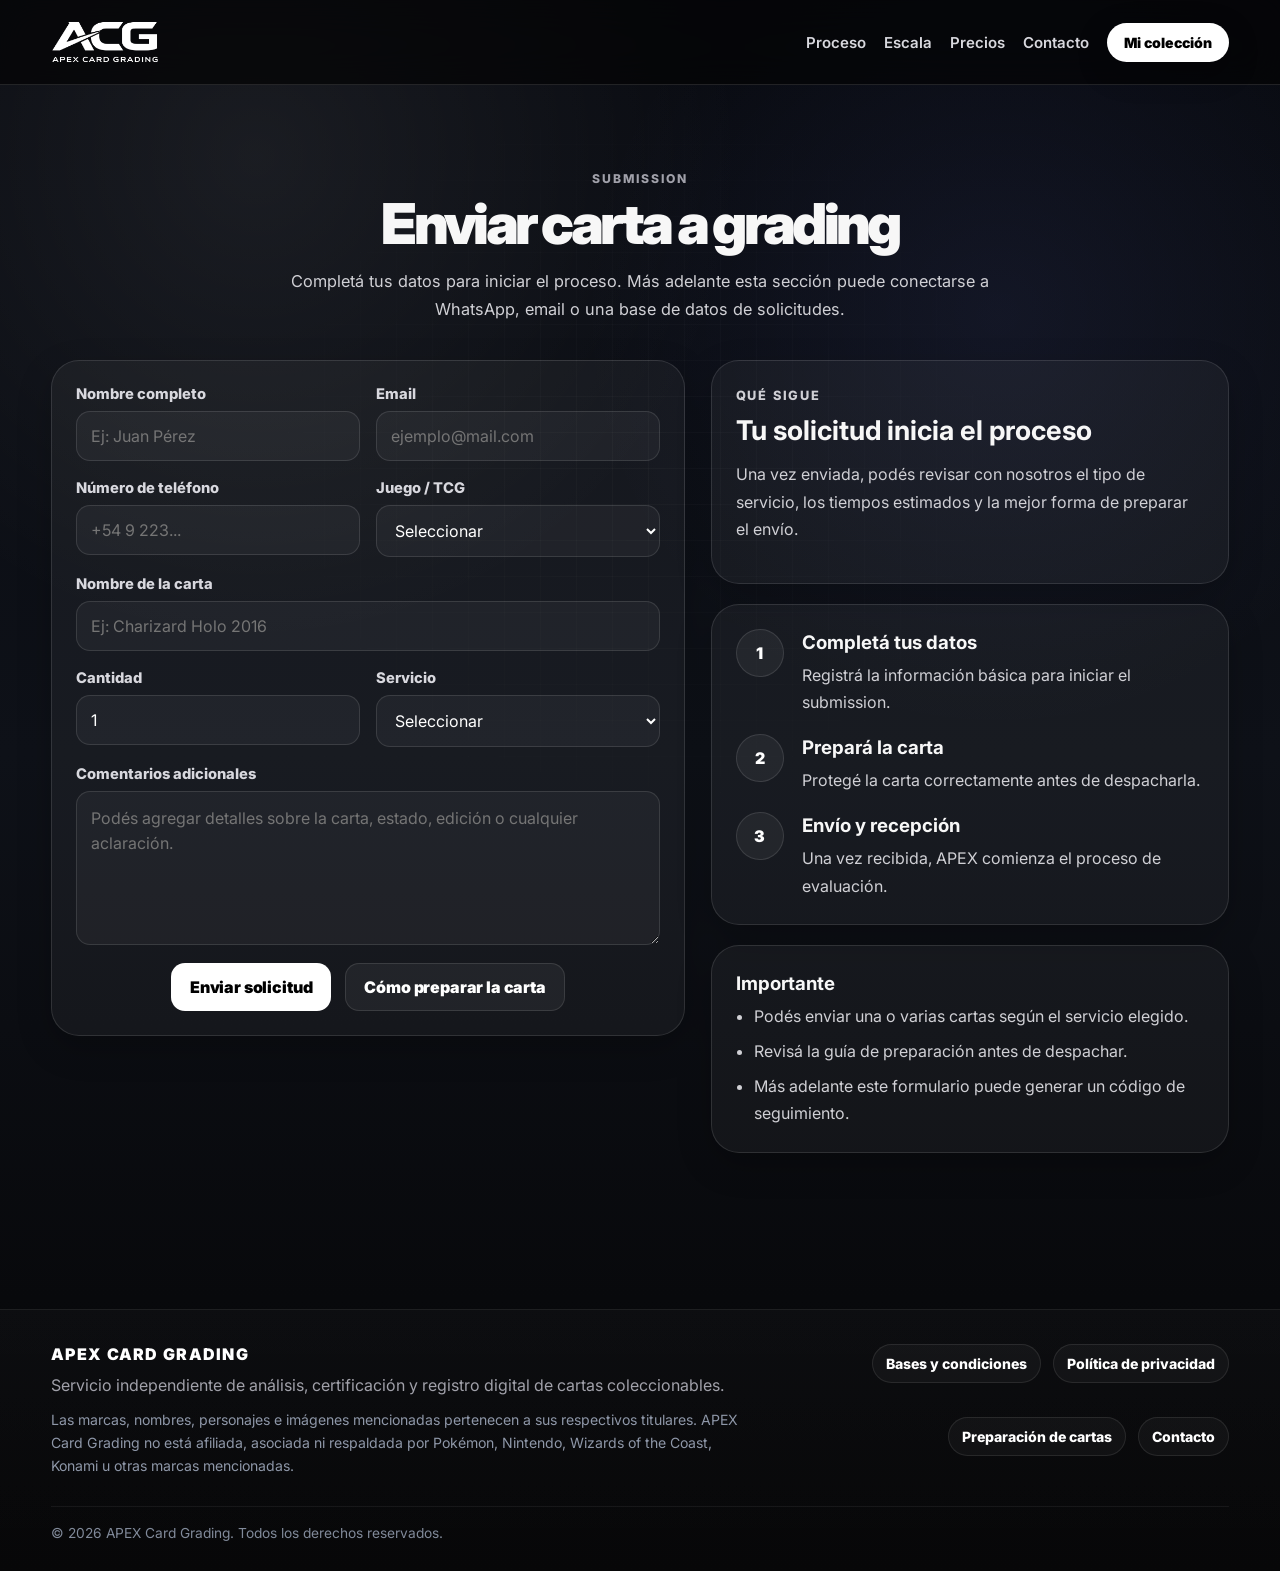
<file: submit.html>
<!DOCTYPE html>
<html lang="es">
<head>
  <meta charset="UTF-8" />
  <meta name="viewport" content="width=device-width, initial-scale=1.0" />
  <title>Enviar carta a grading | APEX Card Grading</title>
  <meta name="description" content="Formulario para iniciar el proceso de grading en APEX Card Grading." />
  <link rel="icon" type="image/png" href="assets/icon.png" />
  <link rel="preconnect" href="https://fonts.googleapis.com" />
  <link rel="preconnect" href="https://fonts.gstatic.com" crossorigin />
  <link href="https://fonts.googleapis.com/css2?family=Inter:wght@400;500;600;700;800;900&display=swap" rel="stylesheet" />
  <link rel="stylesheet" href="styles.css" />
</head>
<body>
  <div class="bg-grid"></div>

  <header class="site-header">
    <div class="container nav-wrap">
      <a href="index.html#top" class="brand" aria-label="Inicio APEX Card Grading">
        <img src="assets/Logo-Apex .png" alt="APEX Card Grading" class="brand-logo" />
      </a>

      <nav class="nav" aria-label="Navegación principal">
        <a href="index.html#proceso">Proceso</a>
        <a href="index.html#escala">Escala</a>
        <a href="index.html#precios">Precios</a>
        <a href="index.html#contacto">Contacto</a>
        <a href="my-collection.html" class="login-link">Mi colección</a>
      </nav>
    </div>
  </header>

  <main>
    <section class="section">
      <div class="container submit-page">
        <div class="submit-hero">
          <p class="eyebrow">Submission</p>
          <h1>Enviar carta a grading</h1>
          <p class="submit-lead">
            Completá tus datos para iniciar el proceso. Más adelante esta sección puede conectarse a WhatsApp,
            email o una base de datos de solicitudes.
          </p>
        </div>

        <div class="submit-grid">
          <div class="submit-form-card">
            <form class="submit-form">
              <div class="form-row">
                <div class="form-group">
                  <label for="nombre">Nombre completo</label>
                  <input id="nombre" type="text" placeholder="Ej: Juan Pérez" required />
                </div>

                <div class="form-group">
                  <label for="email">Email</label>
                  <input id="email" type="email" placeholder="ejemplo@mail.com" required />
                </div>
              </div>

              <div class="form-row">
                <div class="form-group">
                  <label for="telefono">Número de teléfono</label>
                  <input id="telefono" type="text" placeholder="+54 9 223..." required />
                </div>

                <div class="form-group">
                  <label for="juego">Juego / TCG</label>
                  <select id="juego" required>
                    <option value="">Seleccionar</option>
                    <option>Pokémon</option>
                    <option>Yu-Gi-Oh!</option>
                    <option>Magic: The Gathering</option>
                    <option>Otro</option>
                  </select>
                </div>
              </div>

              <div class="form-group">
                <label for="carta">Nombre de la carta</label>
                <input id="carta" type="text" placeholder="Ej: Charizard Holo 2016" required />
              </div>

              <div class="form-row">
                <div class="form-group">
                  <label for="cantidad">Cantidad</label>
                  <input id="cantidad" type="number" min="1" value="1" required />
                </div>

                <div class="form-group">
                  <label for="servicio">Servicio</label>
                  <select id="servicio" required>
                    <option value="">Seleccionar</option>
                    <option>Standard</option>
                    <option>Premium</option>
                    <option>Elite</option>
                  </select>
                </div>
              </div>

              <div class="form-group">
                <label for="detalle">Comentarios adicionales</label>
                <textarea id="detalle" rows="5" placeholder="Podés agregar detalles sobre la carta, estado, edición o cualquier aclaración."></textarea>
              </div>

              <div class="submit-actions">
                <button type="submit" class="btn btn-solid">Enviar solicitud</button>
                <a href="how-to-prepare.html" class="btn btn-outline">Cómo preparar la carta</a>
              </div>
            </form>
          </div>

          <div class="submit-side">
            <div class="submit-info-card">
              <p class="submit-info-label">Qué sigue</p>
              <h2>Tu solicitud inicia el proceso</h2>
              <p>
                Una vez enviada, podés revisar con nosotros el tipo de servicio, los tiempos estimados
                y la mejor forma de preparar el envío.
              </p>
            </div>

            <div class="submit-steps-card">
              <div class="submit-step-item">
                <span>1</span>
                <div>
                  <h3>Completá tus datos</h3>
                  <p>Registrá la información básica para iniciar el submission.</p>
                </div>
              </div>

              <div class="submit-step-item">
                <span>2</span>
                <div>
                  <h3>Prepará la carta</h3>
                  <p>Protegé la carta correctamente antes de despacharla.</p>
                </div>
              </div>

              <div class="submit-step-item">
                <span>3</span>
                <div>
                  <h3>Envío y recepción</h3>
                  <p>Una vez recibida, APEX comienza el proceso de evaluación.</p>
                </div>
              </div>
            </div>

            <div class="submit-note-card">
              <h3>Importante</h3>
              <ul>
                <li>Podés enviar una o varias cartas según el servicio elegido.</li>
                <li>Revisá la guía de preparación antes de despachar.</li>
                <li>Más adelante este formulario puede generar un código de seguimiento.</li>
              </ul>
            </div>
          </div>
        </div>
      </div>
    </section>
  </main>
  <footer class="site-footer">
    <div class="container footer-inner">
      <div class="footer-brand">
        <strong>APEX Card Grading</strong>
        <p>Servicio independiente de análisis, certificación y registro digital de cartas coleccionables.</p>
        <p class="footer-disclaimer">Las marcas, nombres, personajes e imágenes mencionadas pertenecen a sus respectivos titulares. APEX Card Grading no está afiliada, asociada ni respaldada por Pokémon, Nintendo, Wizards of the Coast, Konami u otras marcas mencionadas.</p>
      </div>
      <div class="footer-links">
        <a href="bases-y-condiciones.html">Bases y condiciones</a>
        <a href="privacidad.html">Política de privacidad</a>
        <a href="how-to-prepare.html">Preparación de cartas</a>
        <a href="index.html#contacto">Contacto</a>
      </div>
      <div class="footer-copy">© 2026 APEX Card Grading. Todos los derechos reservados.</div>
    </div>
  </footer>

</body>
</html>
</file>
<file: styles.css>
:root{
  --bg:#050506;
  --bg-2:#080a10;
  --bg-3:#0e1118;
  --surface:rgba(255,255,255,.045);
  --surface-2:rgba(255,255,255,.065);
  --surface-3:rgba(255,255,255,.09);
  --line:rgba(255,255,255,.115);
  --line-strong:rgba(255,255,255,.20);
  --text:#f7f7f7;
  --muted:#a1a1aa;
  --soft:#d4d4d8;
  --good:#7ef7d0;
  --bad:#ff8585;
  --warn:#f3c34a;
  --radius-xl:30px;
  --radius-lg:24px;
  --radius-md:16px;
  --shadow:0 22px 70px rgba(0,0,0,.34);
  --shadow-soft:0 12px 34px rgba(0,0,0,.22);
  --container:1180px;
}

*{box-sizing:border-box}
html{
  scroll-behavior:smooth;
  scroll-padding-top:96px;
}
body{
  margin:0;
  min-height:100vh;
  color:var(--text);
  background:
    radial-gradient(circle at 20% 10%, rgba(255,255,255,.07), transparent 28%),
    radial-gradient(circle at 78% 20%, rgba(122,135,255,.08), transparent 26%),
    linear-gradient(180deg, var(--bg-2), var(--bg-3) 48%, var(--bg));
  font-family:"Inter", Arial, Helvetica, sans-serif;
  text-rendering:optimizeLegibility;
  -webkit-font-smoothing:antialiased;
}
body::selection{background:#fff;color:#000}
::-webkit-scrollbar{width:10px;height:10px}
::-webkit-scrollbar-track{background:#090a0d}
::-webkit-scrollbar-thumb{background:rgba(255,255,255,.22);border-radius:999px;border:2px solid #090a0d}
::-webkit-scrollbar-thumb:hover{background:rgba(255,255,255,.34)}
a{color:inherit;text-decoration:none}
img,video{max-width:100%;display:block}
button,input,select,textarea{font:inherit}

.bg-grid{
  position:fixed;
  inset:0;
  background:
    linear-gradient(rgba(255,255,255,.028) 1px, transparent 1px),
    linear-gradient(90deg, rgba(255,255,255,.028) 1px, transparent 1px);
  background-size:36px 36px;
  mask-image:radial-gradient(circle at center, rgba(0,0,0,1), rgba(0,0,0,.16), transparent 92%);
  pointer-events:none;
  z-index:-1;
}
.container{width:min(var(--container),92vw);margin:0 auto}
.container-wide{width:min(1280px,92vw);margin:0 auto}
.hidden{display:none!important}

/* Header */
.site-header{
  position:sticky;
  top:0;
  z-index:100;
  background:rgba(5,5,6,.74);
  backdrop-filter:blur(18px);
  border-bottom:1px solid var(--line);
}
.nav-wrap{
  min-height:84px;
  display:flex;
  align-items:center;
  justify-content:space-between;
  gap:22px;
}
.brand{display:flex;align-items:center;gap:14px;min-width:max-content}
.brand-logo{height:72px;width:auto;object-fit:contain}
.nav{display:flex;align-items:center;justify-content:center;gap:18px;flex-wrap:wrap}
.nav a{
  color:#d8d8de;
  font-size:.94rem;
  font-weight:600;
  transition:color .2s ease, transform .2s ease, background .2s ease;
}
.nav a:hover{color:#fff;transform:translateY(-1px)}
.login-link,.nav a.login-link{
  padding:10px 16px;
  border-radius:999px;
  background:#fff;
  color:#000!important;
  font-weight:900;
  font-size:.88rem;
  border:1px solid rgba(255,255,255,.18);
  box-shadow:0 10px 32px rgba(0,0,0,.22);
  white-space:nowrap;
}
.login-link:hover,.nav a.login-link:hover{background:#e9e9e9!important;color:#000!important}
.header-search{
  display:flex;
  align-items:center;
  min-width:318px;
  border:1px solid var(--line);
  border-radius:16px;
  overflow:hidden;
  background:rgba(255,255,255,.052);
  transition:border-color .2s ease, box-shadow .2s ease, background .2s ease;
}
.header-search:focus-within{border-color:rgba(255,255,255,.28);box-shadow:0 0 0 4px rgba(255,255,255,.052);background:rgba(255,255,255,.07)}
#headerCertInput{
  height:44px;
  width:220px;
  padding:0 14px;
  border:none;
  background:transparent;
  color:#fff;
  outline:none;
  font-size:.9rem;
}
#headerCertInput::placeholder{color:rgba(255,255,255,.42)}
.header-search-btn{
  height:44px;
  padding:0 16px;
  border:none;
  border-left:1px solid var(--line);
  background:#fff;
  color:#000;
  font-weight:800;
  font-size:.9rem;
  cursor:pointer;
  transition:background .2s ease;
}
.header-search-btn:hover{background:#e9e9e9}

/* UI */
.btn,button.btn{
  display:inline-flex;
  align-items:center;
  justify-content:center;
  min-height:48px;
  padding:0 18px;
  border-radius:14px;
  border:1px solid transparent;
  font-weight:900;
  letter-spacing:-.01em;
  cursor:pointer;
  transition:transform .2s ease, background .2s ease, border-color .2s ease, opacity .2s ease;
}
.btn:hover,button:hover{transform:translateY(-1px)}
.btn-solid,.btn-primary{background:#fff;color:#000}
.btn-solid:hover,.btn-primary:hover{background:#e9e9e9}
.btn-outline,.btn-secondary{
  background:rgba(255,255,255,.055);
  border-color:var(--line);
  color:#fff;
}
.btn-outline:hover,.btn-secondary:hover{background:rgba(255,255,255,.09);border-color:var(--line-strong)}
.btn-danger{background:rgba(255,100,100,.13);color:#ffb4b4;border:1px solid rgba(255,100,100,.22)}
button{border:none;border-radius:14px;padding:13px 18px;font-weight:900;cursor:pointer;transition:.2s ease}
button:disabled{opacity:.45;cursor:not-allowed;transform:none}
.panel,.glass-card{
  border:1px solid rgba(255,255,255,.09);
  background:rgba(255,255,255,.038);
  border-radius:var(--radius-xl);
  box-shadow:var(--shadow);
}
.eyebrow{
  margin:0 0 12px;
  color:var(--muted);
  text-transform:uppercase;
  letter-spacing:.16em;
  font-size:.76rem;
  font-weight:800;
}
h1,h2,h3,p{overflow-wrap:break-word}
h1{
  margin:0 0 16px;
  font-size:clamp(2.55rem,5.4vw,5.35rem);
  line-height:.94;
  letter-spacing:-.065em;
  font-weight:900;
}
.lead,.subtitle{color:#d4d4d8;line-height:1.72;font-size:1.05rem;max-width:720px}
.section{padding:86px 0}
.section.alt{background:linear-gradient(180deg, rgba(255,255,255,.026), rgba(255,255,255,0))}
.section-heading{text-align:center;max-width:760px;margin:0 auto 36px}
.section-heading h2{margin:0 0 12px;font-size:clamp(2rem,4vw,3.45rem);line-height:.98;letter-spacing:-.055em}
.section-heading p:last-child{margin:0;color:#d0d0d5;line-height:1.72}

/* Home */
.hero{padding:98px 0 72px}
.hero-grid{display:grid;grid-template-columns:1.05fr .95fr;gap:46px;align-items:center}
.hero-actions{display:flex;gap:14px;flex-wrap:wrap;margin:30px 0}
.hero-stats{display:grid;grid-template-columns:repeat(3,1fr);gap:14px;max-width:760px}
.hero-stats div,.trust-grid div,.grade-card,.pricing-card,.faq-card,.review-card,.process-card,.process-visual-card,.contact-card,.prepare-image-card,.prepare-step-card,.prepare-note-box,.submit-form-card,.submit-info-card,.submit-steps-card,.submit-note-card{
  border:1px solid var(--line);
  background:var(--surface);
  box-shadow:var(--shadow-soft);
}
.hero-stats div{border-radius:20px;padding:16px 18px}
.hero-stats strong{display:block;font-size:1.1rem}
.hero-stats span{display:block;margin-top:4px;color:var(--muted);font-size:.9rem;line-height:1.4}
.floating-card{
  border:1px solid var(--line);
  background:linear-gradient(180deg, rgba(255,255,255,.09), rgba(255,255,255,.03));
  border-radius:32px;
  padding:10px;
  box-shadow:var(--shadow);
  max-width:520px;
  margin-left:auto;
}
.flip-card{width:min(100%,500px);aspect-ratio:.714/1;perspective:1200px;margin:0 auto}
.flip-card-inner{position:relative;width:100%;height:100%;transition:transform .82s cubic-bezier(.2,.7,.2,1);transform-style:preserve-3d}
.flip-card:hover .flip-card-inner{transform:rotateY(180deg)}
.flip-card-front,.flip-card-back{position:absolute;inset:0;backface-visibility:hidden;border-radius:24px;overflow:hidden;border:1px solid rgba(255,255,255,.18);box-shadow:0 20px 44px rgba(0,0,0,.3)}
.flip-card-front img,.flip-card-back img{width:100%;height:100%;object-fit:cover}
.flip-card-back{transform:rotateY(180deg)}
.trust-bar{border-top:1px solid var(--line);border-bottom:1px solid var(--line);background:rgba(255,255,255,.03)}
.trust-grid{display:grid;grid-template-columns:repeat(4,1fr)}
.trust-grid div{padding:18px 12px;text-align:center;border-radius:0;border-width:0 1px 0 0;box-shadow:none;background:transparent}
.trust-grid div:last-child{border-right:none}
.trust-grid span{color:#dedee2;font-weight:800;font-size:.93rem}
.grades-grid{display:grid;grid-template-columns:repeat(5,1fr);gap:18px;align-items:stretch}
.grade-card{min-height:332px;border-radius:28px;padding:28px 22px;display:flex;flex-direction:column;text-align:center;background:rgba(255,255,255,.027)}
.grade-card.apex-plus{background:linear-gradient(180deg, rgba(255,255,255,.11), rgba(255,255,255,.03));border-color:rgba(255,255,255,.22)}
.grade-number{font-size:3.15rem;line-height:1;font-weight:900;margin-bottom:10px;letter-spacing:-.05em}
.grade-card h3{margin:0 0 14px;font-size:1rem;min-height:50px;display:flex;align-items:center;justify-content:center}
.grade-card p{margin:0 auto;color:#aeb0ba;line-height:1.58;max-width:225px}
.grade-rule{margin-top:auto;align-self:center;display:inline-flex;align-items:center;justify-content:center;min-height:42px;padding:0 16px;border-radius:999px;border:1px solid rgba(255,255,255,.14);font-weight:800;color:#fff}
.process-grid{display:grid;grid-template-columns:1fr 1fr;gap:24px;align-items:start}
.process-steps{display:grid;gap:18px}
.process-card,.process-visual-card{border-radius:28px;padding:24px}
.process-number,.prepare-step-number,.submit-step-item span{display:inline-flex;align-items:center;justify-content:center;width:48px;height:48px;border-radius:999px;border:1px solid var(--line);background:rgba(255,255,255,.055);font-weight:900;color:#fff}
.process-card h3,.process-visual-card h3{margin:0 0 10px}
.process-card p,.process-visual-copy{margin:0;color:#d0d0d5;line-height:1.72}
.process-visual-label,.submit-info-label{margin:0 0 10px;color:var(--muted);text-transform:uppercase;letter-spacing:.14em;font-size:.8rem;font-weight:800}
.image-compare{position:relative;width:100%;max-width:520px;aspect-ratio:3/4;margin-top:22px;overflow:hidden;border-radius:24px;border:1px solid var(--line);background:#111;user-select:none;touch-action:none}
.compare-base,.compare-top{position:absolute;inset:0;width:100%;height:100%;object-fit:cover;display:block}.compare-base{z-index:1}.compare-top{z-index:2;clip-path:inset(0 0 0 50%)}
.compare-divider{position:absolute;top:0;left:50%;width:2px;height:100%;background:rgba(255,255,255,.92);transform:translateX(-50%);cursor:ew-resize;z-index:4;box-shadow:0 0 12px rgba(255,255,255,.25)}
.compare-handle{position:absolute;top:50%;left:50%;width:44px;height:44px;transform:translate(-50%,-50%);border-radius:999px;background:#fff;box-shadow:0 8px 20px rgba(0,0,0,.25)}
.compare-handle::before,.compare-handle::after{content:"";position:absolute;top:50%;width:8px;height:8px;border-top:2px solid #000;border-right:2px solid #000}.compare-handle::before{left:11px;transform:translateY(-50%) rotate(225deg)}.compare-handle::after{right:11px;transform:translateY(-50%) rotate(45deg)}
.compare-tag{position:absolute;bottom:18px;z-index:5;background:rgba(20,20,20,.88);color:#fff;padding:8px 12px;border-radius:10px;font-size:.85rem;line-height:1;box-shadow:0 8px 20px rgba(0,0,0,.2)}.compare-tag-left{left:16px}.compare-tag-right{right:16px}
.pricing-grid,.faq-grid,.reviews-grid{display:grid;gap:20px}.pricing-grid{grid-template-columns:repeat(3,1fr)}.faq-grid{grid-template-columns:repeat(2,1fr)}
.pricing-card,.faq-card,.review-card{border-radius:28px;padding:28px}.pricing-card.featured{background:linear-gradient(180deg, rgba(255,255,255,.105), rgba(255,255,255,.04));border-color:rgba(255,255,255,.23)}
.plan-tag{margin:0 0 14px;color:var(--muted);letter-spacing:.14em;text-transform:uppercase;font-size:.78rem;font-weight:900}.pricing-card h3{font-size:2.55rem;margin:0 0 18px}.pricing-card ul{list-style:none;padding:0;margin:0;display:grid;gap:10px}.pricing-card li{padding-left:18px;position:relative;color:#dedee2}.pricing-card li::before{content:"•";position:absolute;left:0;top:0}
.faq-card h3{margin:0 0 10px}.faq-card p{margin:0;color:#d0d0d5;line-height:1.72}
#reviews{display:none}.nav a[href="#reviews"]{display:none}
.contact-card{border-radius:30px;padding:30px;display:flex;justify-content:space-between;align-items:flex-start;gap:28px}.contact-info p{margin:0 0 10px;color:#d7d7dc}

/* Forms / submit / prepare */
.prepare-page,.submit-page{display:grid;gap:36px}.prepare-hero,.submit-hero{max-width:780px;margin-inline:auto;text-align:center}.prepare-hero h1,.submit-hero h1{font-size:clamp(2.25rem,4.4vw,4.2rem)}.prepare-lead,.submit-lead{margin:0 auto;color:#d0d0d5;line-height:1.75;font-size:1.02rem;max-width:760px}
.prepare-grid{display:grid;grid-template-columns:.95fr 1.05fr;gap:26px;align-items:start}.prepare-image-card{border-radius:28px;padding:14px;overflow:hidden}.prepare-image{width:100%;border-radius:20px;transition:transform .4s ease}.prepare-image-card:hover .prepare-image{transform:scale(1.035)}
.prepare-steps{display:grid;gap:16px}.prepare-step-card{border-radius:22px;padding:18px;display:grid;grid-template-columns:52px 1fr;gap:16px;align-items:start;transition:.2s ease}.prepare-step-card:hover{transform:translateY(-3px);border-color:rgba(255,255,255,.24);background:rgba(255,255,255,.055)}.prepare-step-card h3{margin:2px 0 8px;font-size:1.05rem}.prepare-step-card p{margin:0;color:#d0d0d5;line-height:1.65}
.prepare-note-box{border-radius:28px;padding:24px}.prepare-note-box h2{margin:0 0 14px;font-size:1.5rem}.prepare-note-box ul{margin:0;padding-left:18px;color:#d0d0d5;line-height:1.9}.prepare-actions,.submit-actions{display:flex;gap:14px;flex-wrap:wrap;justify-content:center}.submit-grid{display:grid;grid-template-columns:1.1fr .9fr;gap:26px;align-items:start}.submit-form-card,.submit-info-card,.submit-steps-card,.submit-note-card{border-radius:28px;padding:24px}.submit-form{display:grid;gap:18px}.form-row{display:grid;grid-template-columns:1fr 1fr;gap:16px}.form-group{display:flex;flex-direction:column;gap:8px}.form-group label,label{font-size:.92rem;color:#d8d8de;font-weight:800}.form-group input,.form-group select,.form-group textarea,input,select,textarea{width:100%;border-radius:14px;border:1px solid var(--line);background:rgba(255,255,255,.045);color:#fff;padding:14px;outline:none;transition:border-color .2s ease, background .2s ease, box-shadow .2s ease;font-family:inherit}.form-group input:focus,.form-group select:focus,.form-group textarea:focus,input:focus,select:focus,textarea:focus{border-color:rgba(255,255,255,.28);background:rgba(255,255,255,.065);box-shadow:0 0 0 4px rgba(255,255,255,.05)}textarea{resize:vertical;min-height:120px;line-height:1.55}.submit-side{display:grid;gap:20px}.submit-info-card h2{margin:0 0 12px;font-size:1.7rem;line-height:1.05}.submit-info-card p,.submit-step-item p,.submit-note-card li{color:#d0d0d5;line-height:1.7}.submit-steps-card{display:grid;gap:18px}.submit-step-item{display:grid;grid-template-columns:52px 1fr;gap:14px;align-items:start}.submit-step-item h3,.submit-note-card h3{margin:2px 0 8px}.submit-step-item p{margin:0}.submit-note-card ul{margin:0;padding-left:18px;display:grid;gap:8px}

/* Verify */
.verify-page{padding:44px 0 84px}.verify-status{display:inline-flex;align-items:center;gap:10px;border:1px solid var(--line);background:rgba(255,255,255,.055);border-radius:999px;padding:10px 16px;margin-bottom:24px;font-weight:900;color:#fff}.verify-layout{display:grid;grid-template-columns:minmax(0,1fr) minmax(0,1fr);gap:30px;align-items:start}.visual-panel{min-height:720px;display:flex;align-items:center;justify-content:center;padding:24px}.visual-panel img,.visual-panel video{width:100%;height:100%;object-fit:contain;filter:drop-shadow(0 40px 100px rgba(0,0,0,.75))}.content-panel{padding:30px;display:flex;flex-direction:column;gap:20px}.title-row{display:flex;justify-content:space-between;gap:22px;align-items:flex-start}.card-title{font-size:clamp(2.4rem,4.6vw,3.55rem);font-weight:900;margin:0;line-height:1;letter-spacing:-.055em}.card-meta{margin-top:10px;color:#ccc;line-height:1.65}.grade-box{padding:20px;border-radius:22px;background:rgba(255,255,255,.055);text-align:center;min-width:220px;border:1px solid rgba(255,255,255,.09)}.grade-label{font-size:12px;color:#aaa;letter-spacing:.12em;text-transform:uppercase;font-weight:900}.grade-value{font-size:46px;font-weight:900;line-height:1.05;margin-top:6px}.grade-average{margin-top:6px;color:#d0d0d5;font-size:.95rem}.meta-grid,.text-grid{display:grid;grid-template-columns:1fr 1fr;gap:15px}.subgrades-grid{display:grid;grid-template-columns:repeat(4,1fr);gap:15px}.meta-card,.subgrade-card,.text-card{padding:16px;border-radius:18px;background:rgba(255,255,255,.045);border:1px solid rgba(255,255,255,.075);line-height:1.6}.meta-card b,.text-card b{display:block;margin-bottom:7px;font-size:.82rem;letter-spacing:.1em;color:#aaa;text-transform:uppercase}.subgrade-card{text-align:center}.subgrade-label{color:#aaa;font-size:.8rem;text-transform:uppercase;letter-spacing:.1em;font-weight:900}.subgrade-value{display:block;font-size:30px;font-weight:900;margin-top:8px}.text-card{padding:20px;color:#d0d0d5;line-height:1.7}.text-card b{color:#fff}.image-placeholder{width:100%;min-height:420px;display:flex;align-items:center;justify-content:center;text-align:center;border-radius:24px;border:1px dashed rgba(255,255,255,.18);color:#aaa;padding:30px;line-height:1.6;background:rgba(255,255,255,.03)}.not-found{max-width:700px;margin:80px auto;text-align:center;padding:40px;border-radius:28px;background:rgba(255,255,255,.035);border:1px solid rgba(255,255,255,.08)}.not-found h1{margin:0 0 14px;font-size:2rem}.not-found p{margin:0;color:#c9c9d0;line-height:1.7}

/* Collection */
.page{padding:50px 0 92px}.account-hero{display:flex;justify-content:space-between;gap:22px;align-items:flex-start;margin-bottom:28px;text-align:left}.auth-layout{display:grid;grid-template-columns:1fr 1fr;gap:22px;align-items:start;margin-top:28px}.auth-card,.claim-card,.stats-card{padding:26px}.section-title{margin:0 0 18px;font-size:1.35rem;letter-spacing:-.03em}.form-grid{display:grid;gap:14px}.actions{display:flex;gap:10px;flex-wrap:wrap;margin-top:12px}.message{display:none;margin-top:16px;padding:13px 14px;border-radius:14px;line-height:1.5;font-size:.92rem;border:1px solid rgba(255,255,255,.1);background:rgba(255,255,255,.04);color:#d8d8de}.message.good{display:block;color:var(--good);background:rgba(0,255,170,.08);border-color:rgba(0,255,170,.16)}.message.bad{display:block;color:#ffb4b4;background:rgba(255,107,107,.08);border-color:rgba(255,107,107,.16)}.app-top{display:flex;justify-content:space-between;gap:18px;align-items:center;margin-bottom:22px}.user-pill{border:1px solid var(--line);background:rgba(255,255,255,.055);border-radius:999px;padding:10px 14px;color:#ddd;font-weight:800;font-size:.92rem}.dashboard-grid{display:grid;grid-template-columns:380px 1fr;gap:22px;align-items:start}.stat-grid{display:grid;grid-template-columns:repeat(3,1fr);gap:14px;margin-bottom:22px}.stat{padding:18px;border-radius:20px;background:rgba(255,255,255,.045);border:1px solid rgba(255,255,255,.08)}.stat b{display:block;font-size:2rem;line-height:1;margin-bottom:8px}.stat span{color:#aaa;font-size:.8rem;text-transform:uppercase;letter-spacing:.12em;font-weight:900}.collection-grid{display:grid;grid-template-columns:repeat(2,minmax(0,1fr));gap:18px}.cert-card{display:grid;grid-template-columns:120px 1fr;gap:16px;padding:16px;border-radius:24px;background:rgba(255,255,255,.04);border:1px solid rgba(255,255,255,.08)}.cert-img{min-height:164px;border-radius:18px;background:rgba(255,255,255,.06);border:1px solid rgba(255,255,255,.08);display:flex;align-items:center;justify-content:center;overflow:hidden;color:#777;font-weight:900;text-align:center;font-size:.78rem;padding:10px}.cert-img img{width:100%;height:100%;object-fit:contain;filter:drop-shadow(0 24px 50px rgba(0,0,0,.6))}.cert-info h3{margin:0 0 8px;font-size:1.1rem;line-height:1.15}.cert-meta{color:#aaa;line-height:1.55;font-size:.9rem}.grade-pill{display:inline-flex;margin:12px 0;padding:8px 11px;border-radius:999px;background:#fff;color:#000;font-weight:900;letter-spacing:.03em}.empty{text-align:center;padding:40px;border-radius:24px;background:rgba(255,255,255,.035);border:1px solid rgba(255,255,255,.08);color:#c9c9d0;line-height:1.7}.note{color:#aaa;font-size:.86rem;line-height:1.55;margin-top:12px}

/* Admin */
.admin-shell{padding:34px 0 80px}.admin-header{display:flex;justify-content:space-between;align-items:center;gap:16px;margin-bottom:28px}.admin-brand small{display:block;color:var(--muted);font-weight:900;letter-spacing:.14em;text-transform:uppercase;font-size:12px;margin-bottom:6px}.admin-brand h1{font-size:34px;margin:0}.login-panel{max-width:520px;margin:80px auto 0}.admin-panel{padding:24px}.admin-grid{display:grid;grid-template-columns:repeat(2,1fr);gap:16px}.admin-grid-3{display:grid;grid-template-columns:repeat(3,1fr);gap:16px}.full{grid-column:1/-1}.toolbar{display:flex;gap:12px;flex-wrap:wrap;align-items:center;margin:18px 0}.top-actions{display:flex;gap:10px;flex-wrap:wrap;justify-content:flex-end}.checkbox-row{display:flex;align-items:center;gap:10px;padding:12px 14px;border:1px solid var(--line);background:rgba(0,0,0,.18);border-radius:14px;height:100%}.checkbox-row input{width:auto}.checkbox-row label{margin:0}.textarea-small{min-height:90px}.hint{color:var(--muted);line-height:1.6;font-size:14px;margin:10px 0 0}.copy-row{display:flex;gap:10px;align-items:center}.copy-row input{flex:1;font-family:Consolas, monospace;letter-spacing:.04em}.private-note{margin-top:10px;padding:12px 14px;border-radius:14px;background:rgba(243,195,74,.08);border:1px solid rgba(243,195,74,.18);color:#f7d887;line-height:1.55;font-size:13px}

/* Test page */
.test-page{padding:52px 0 90px}.test-card{max-width:760px;padding:28px;border-radius:24px}.row{margin:10px 0;color:#ddd}.row strong{color:#fff}.error{color:#ff8a8a;font-weight:900}.loading{color:#aaa}

/* Responsive */
@media (max-width:1200px){.grades-grid{grid-template-columns:repeat(3,1fr)}}
@media (max-width:1050px){.hero-grid,.process-grid,.verify-layout{grid-template-columns:1fr}.floating-card{margin-inline:auto}.image-compare{max-width:100%}.visual-panel{min-height:auto}.title-row{flex-direction:column}.grade-box{width:100%}.dashboard-grid{grid-template-columns:1fr}}
@media (max-width:980px){.prepare-grid,.submit-grid{grid-template-columns:1fr}.form-row,.auth-layout{grid-template-columns:1fr}.prepare-image-card{order:-1}.collection-grid{grid-template-columns:1fr}}
@media (max-width:860px){.nav-wrap{align-items:flex-start;flex-direction:column;padding:14px 0}.nav{justify-content:flex-start}.header-search{width:100%;min-width:0}.header-search input,#headerCertInput{width:100%;flex:1}.hero{padding-top:64px}.hero-stats,.trust-grid,.pricing-grid,.faq-grid,.meta-grid,.text-grid,.stat-grid{grid-template-columns:1fr}.subgrades-grid{grid-template-columns:1fr 1fr}.grades-grid{grid-template-columns:1fr}.contact-card{flex-direction:column}.brand-logo{height:54px}.admin-header{align-items:flex-start;flex-direction:column}.top-actions{justify-content:flex-start}.admin-grid,.admin-grid-3{grid-template-columns:1fr}}
@media (max-width:640px){.container,.container-wide{width:min(100% - 28px, var(--container))}.nav{gap:12px}.nav a:not(.login-link){font-size:.88rem}.hero-actions,.prepare-actions,.submit-actions{flex-direction:column}.btn{width:100%}.subgrades-grid{grid-template-columns:1fr}.cert-card{grid-template-columns:1fr}.cert-img{min-height:220px}h1{letter-spacing:-.05em}.section{padding:64px 0}.copy-row{flex-direction:column;align-items:stretch}}

/* Admin Storage uploads */
.upload-panel{margin:18px 0 4px;padding:20px;border-radius:24px;border:1px solid rgba(255,255,255,.08);background:rgba(255,255,255,.035)}
.upload-panel-head{display:flex;justify-content:space-between;align-items:flex-start;gap:16px;margin-bottom:16px}
.upload-panel-head h3{margin:0 0 6px;font-size:1.05rem;letter-spacing:-.02em}
.upload-panel-head p{margin:0;color:var(--muted);line-height:1.55;font-size:13px}
.upload-grid{display:grid;grid-template-columns:repeat(4,1fr);gap:14px}
.upload-card{display:grid;gap:10px;padding:14px;border-radius:18px;border:1px solid rgba(255,255,255,.075);background:rgba(0,0,0,.18)}
.upload-card input[type="file"]{padding:11px;font-size:.86rem;color:#cfcfd6}
.upload-card input[type="file"]::file-selector-button{margin-right:10px;border:0;border-radius:10px;padding:8px 10px;background:#fff;color:#000;font-weight:900;cursor:pointer}
.upload-card .upload-btn{width:100%;justify-content:center}
.upload-status{display:block;min-height:34px;color:var(--muted);font-size:12px;line-height:1.45}
.upload-status.loading{color:#f7d887}
.upload-status.good{color:var(--good)}
.upload-status.bad{color:#ffb4b4}

@media (max-width:1050px){.upload-grid{grid-template-columns:repeat(2,1fr)}}
@media (max-width:620px){.upload-grid{grid-template-columns:1fr}.upload-panel{padding:16px}.upload-panel-head{flex-direction:column}}

/* Admin certificate QR */
.qr-panel{margin:18px 0 28px;padding:20px;border-radius:24px;border:1px solid rgba(255,255,255,.08);background:rgba(255,255,255,.035);display:grid;grid-template-columns:minmax(0,1fr) 240px;gap:18px;align-items:center}
.qr-info h3{margin:0 0 8px;font-size:1.05rem;letter-spacing:-.02em}
.qr-info p{margin:0 0 14px;color:var(--muted);line-height:1.55;font-size:13px}
.qr-toolbar{margin:14px 0 0}
.qr-note{display:block;color:var(--muted);line-height:1.5;font-size:12px;margin-top:8px}
.qr-preview-card{position:relative;width:220px;height:220px;margin-inline:auto;border-radius:22px;background:#fff;border:1px solid rgba(255,255,255,.14);display:flex;align-items:center;justify-content:center;padding:12px;box-shadow:0 20px 60px rgba(0,0,0,.35)}
.qr-preview-card canvas{width:100%;height:100%;display:block;border-radius:8px;background:#fff}
.qr-placeholder{position:absolute;inset:12px;border-radius:14px;background:rgba(0,0,0,.86);display:flex;align-items:center;justify-content:center;text-align:center;color:#d8d8de;font-size:12px;font-weight:800;line-height:1.45;padding:16px}
.qr-placeholder.hidden{display:none}

@media (max-width:760px){.qr-panel{grid-template-columns:1fr}.qr-preview-card{width:100%;max-width:240px;height:auto;aspect-ratio:1/1}.qr-toolbar button{width:100%}}

/* APEX analysis folder import */
.analysis-import-panel{margin-top:22px}
.analysis-import-actions{display:flex;gap:12px;flex-wrap:wrap;align-items:center;margin:14px 0 10px}
.analysis-import-actions input[type="file"]{flex:1;min-width:260px}
.analysis-json-details{margin-top:16px;border-top:1px solid rgba(255,255,255,.08);padding-top:14px;color:var(--muted)}
.analysis-json-details summary{cursor:pointer;font-weight:900;color:#fff;letter-spacing:.02em}
.analysis-json-details textarea{margin-top:12px;width:100%;min-height:180px;font-family:Consolas,monospace;font-size:13px}
.analysis-preview{margin-top:18px;padding:16px;border-radius:20px;border:1px solid rgba(255,255,255,.08);background:rgba(0,0,0,.18)}
.analysis-preview-head{display:flex;justify-content:space-between;gap:12px;align-items:center;margin-bottom:14px;color:#fff}
.analysis-preview-head span{color:var(--muted);font-size:13px}
.analysis-preview-grid{display:grid;grid-template-columns:repeat(6,1fr);gap:12px}
.analysis-preview-card{overflow:hidden;border-radius:14px;border:1px solid rgba(255,255,255,.08);background:rgba(255,255,255,.035)}
.analysis-preview-card img{display:block;width:100%;aspect-ratio:1/1;object-fit:cover;background:#0a0a0a}
.analysis-preview-card small{display:block;padding:8px 9px;color:#d9d9df;font-size:11px;font-weight:900;letter-spacing:.04em;white-space:nowrap;overflow:hidden;text-overflow:ellipsis}

/* APEX advanced visual report */
.analysis-report{margin-top:30px;padding:28px;border-radius:30px;border:1px solid rgba(255,255,255,.08);background:rgba(255,255,255,.035);box-shadow:0 28px 100px rgba(0,0,0,.22)}
.analysis-report-head{display:flex;justify-content:space-between;gap:18px;align-items:flex-end;margin-bottom:22px}
.analysis-report-head h2{margin:0;font-size:clamp(1.7rem,3vw,2.4rem);letter-spacing:-.045em}
.analysis-report-head p{margin:8px 0 0;color:var(--muted);line-height:1.55;max-width:760px}
.analysis-folder-pill{display:inline-flex;align-items:center;border-radius:999px;border:1px solid rgba(255,255,255,.1);background:rgba(255,255,255,.045);padding:9px 12px;color:#e8e8ee;font-size:12px;font-weight:900;letter-spacing:.08em;text-transform:uppercase;white-space:nowrap}
.analysis-section{margin-top:26px}
.analysis-section-title{margin:0 0 14px;font-size:1.25rem;letter-spacing:-.025em}
.analysis-side-title{margin:18px 0 10px;color:var(--muted);font-size:12px;font-weight:900;letter-spacing:.16em;text-transform:uppercase}
.analysis-grid{display:grid;grid-template-columns:repeat(4,1fr);gap:16px}
.analysis-grid.two{grid-template-columns:repeat(2,1fr)}
.analysis-grid.three{grid-template-columns:repeat(3,1fr)}
.analysis-image-card{overflow:hidden;border-radius:20px;border:1px solid rgba(255,255,255,.085);background:rgba(0,0,0,.22)}
.analysis-image-wrap{position:relative;background:#08090c;min-height:180px}
.analysis-image-wrap img{display:block;width:100%;height:100%;aspect-ratio:4/3;object-fit:cover}
.analysis-grid.two .analysis-image-wrap img{aspect-ratio:5/3}
.analysis-image-label{position:absolute;left:12px;top:12px;max-width:calc(100% - 24px);padding:7px 9px;border-radius:999px;background:rgba(0,0,0,.58);backdrop-filter:blur(8px);color:#fff;font-size:12px;font-weight:900;letter-spacing:.08em;text-transform:uppercase;text-shadow:0 1px 0 #000;white-space:nowrap;overflow:hidden;text-overflow:ellipsis}
.analysis-image-meta{padding:10px 12px;color:#b8beca;font-size:12px;line-height:1.45;white-space:nowrap;overflow:hidden;text-overflow:ellipsis}

@media (max-width:1050px){.analysis-preview-grid{grid-template-columns:repeat(4,1fr)}.analysis-grid,.analysis-grid.three{grid-template-columns:repeat(2,1fr)}.analysis-report-head{align-items:flex-start;flex-direction:column}}
@media (max-width:760px){.analysis-preview-grid{grid-template-columns:repeat(2,1fr)}.analysis-grid,.analysis-grid.two,.analysis-grid.three{grid-template-columns:1fr}.analysis-report{padding:18px;border-radius:24px}.analysis-import-actions{flex-direction:column;align-items:stretch}.analysis-import-actions input[type="file"]{min-width:0;width:100%}}


/* APEX visual report layout fix v2 */
.analysis-report{
  clear:both;
  overflow:hidden;
}
.analysis-section{
  margin-top:34px;
  padding-top:2px;
}
.analysis-section + .analysis-section{
  border-top:1px solid rgba(255,255,255,.06);
  padding-top:28px;
}
.analysis-section-title{
  margin-bottom:18px;
}
.analysis-side-group + .analysis-side-group{
  margin-top:26px;
}
.analysis-grid{
  display:grid;
  gap:20px;
  align-items:start;
}
.analysis-grid.two{
  grid-template-columns:repeat(2,minmax(0,1fr));
}
.analysis-grid.three{
  grid-template-columns:repeat(3,minmax(0,1fr));
}
.analysis-image-card{
  display:flex;
  flex-direction:column;
  overflow:hidden;
  min-width:0;
  border-radius:22px;
  background:rgba(5,6,10,.62);
}
.analysis-image-wrap{
  position:relative;
  width:100%;
  height:260px;
  min-height:260px;
  overflow:hidden;
  background:#050609;
}
.analysis-grid.two .analysis-image-wrap{
  height:330px;
  min-height:330px;
}
.analysis-grid.three .analysis-image-wrap{
  height:285px;
  min-height:285px;
}
.analysis-image-wrap img,
.analysis-grid.two .analysis-image-wrap img{
  display:block;
  width:100%;
  height:100%;
  aspect-ratio:auto;
  object-fit:cover;
}
.analysis-grid.three .analysis-image-wrap img{
  object-fit:contain;
  padding:10px;
}
.analysis-image-label{
  z-index:2;
  left:12px;
  top:12px;
  font-size:11px;
  line-height:1;
  box-shadow:0 8px 24px rgba(0,0,0,.35);
}
.analysis-image-meta{
  flex:0 0 auto;
  min-height:40px;
  padding:12px 14px;
  background:rgba(255,255,255,.035);
  border-top:1px solid rgba(255,255,255,.06);
}

@media (max-width:1100px){
  .analysis-grid.two,
  .analysis-grid.three{
    grid-template-columns:repeat(2,minmax(0,1fr));
  }
  .analysis-grid.two .analysis-image-wrap,
  .analysis-grid.three .analysis-image-wrap{
    height:270px;
    min-height:270px;
  }
}
@media (max-width:680px){
  .analysis-report{
    padding:18px;
  }
  .analysis-grid.two,
  .analysis-grid.three,
  .analysis-grid{
    grid-template-columns:1fr;
  }
  .analysis-image-wrap,
  .analysis-grid.two .analysis-image-wrap,
  .analysis-grid.three .analysis-image-wrap{
    height:260px;
    min-height:260px;
  }
}


/* --- APEX visual report overrides --- */
.analysis-report{margin-top:30px;padding:30px;border-radius:30px;border:1px solid rgba(255,255,255,.08);background:linear-gradient(180deg,rgba(255,255,255,.03),rgba(255,255,255,.025));box-shadow:0 28px 100px rgba(0,0,0,.24)}
.analysis-section{margin-top:34px}
.analysis-section + .analysis-section{padding-top:10px;border-top:1px solid rgba(255,255,255,.05)}
.analysis-section-title{margin:0 0 16px;font-size:1.45rem;letter-spacing:-.03em}
.analysis-grid{display:grid;grid-template-columns:repeat(4,minmax(0,1fr));gap:18px}
.analysis-grid.two,.analysis-grid.two.main-cards{grid-template-columns:repeat(2,minmax(0,1fr))}
.analysis-grid.three{grid-template-columns:repeat(3,minmax(0,1fr))}
.analysis-image-card{display:flex;flex-direction:column;overflow:hidden;border-radius:22px;border:1px solid rgba(255,255,255,.08);background:rgba(9,12,20,.78);min-width:0}
.analysis-image-wrap{position:relative;overflow:hidden;background:#06070b;min-height:220px}
.analysis-grid.two .analysis-image-wrap{min-height:270px}
.analysis-grid.three .analysis-image-wrap{min-height:230px}
.analysis-image-wrap img{display:block;width:100%;height:100%;object-fit:cover}
.analysis-image-label{position:absolute;left:12px;top:12px;z-index:2;padding:7px 10px;border-radius:999px;background:rgba(0,0,0,.7);color:#fff;font-size:12px;font-weight:900;letter-spacing:.08em;text-transform:uppercase}
.analysis-image-score{position:absolute;right:12px;top:12px;z-index:2;min-width:42px;padding:6px 10px;border-radius:999px;background:rgba(245,245,247,.96);color:#0d111a;font-size:12px;font-weight:900;letter-spacing:.02em;text-align:center;box-shadow:0 8px 24px rgba(0,0,0,.18)}
.analysis-image-footer{display:flex;flex-wrap:wrap;gap:10px;padding:14px 14px 16px;background:linear-gradient(180deg,rgba(255,255,255,.03),rgba(255,255,255,.015));border-top:1px solid rgba(255,255,255,.06);min-height:72px;align-content:flex-start}
.analysis-chip{display:inline-flex;align-items:center;padding:8px 12px;border-radius:999px;font-size:12px;font-weight:900;letter-spacing:.03em;text-transform:uppercase;line-height:1}
.analysis-chip.metric{background:rgba(10,160,120,.12);border:1px solid rgba(10,200,150,.22);color:#6af4c7}
.analysis-chip.defect{background:rgba(255,191,0,.1);border:1px solid rgba(255,191,0,.22);color:#ffd65e}
.analysis-fallback-meta{color:#9fa7b7;font-size:12px;line-height:1.45}
.analysis-compare-grid{display:grid;grid-template-columns:repeat(2,minmax(0,1fr));gap:20px}
.analysis-compare-card{padding:14px;border-radius:24px;border:1px solid rgba(255,255,255,.08);background:rgba(255,255,255,.03)}
.analysis-compare-head{display:flex;justify-content:space-between;align-items:center;gap:12px;margin-bottom:12px}
.analysis-compare-head h4{margin:0;font-size:1.05rem}.analysis-compare-head span{color:var(--muted);font-size:12px;font-weight:800;letter-spacing:.08em;text-transform:uppercase}
.verify-compare{max-width:none;width:100%;margin-top:0;aspect-ratio:3/4}
.analysis-summary-grid{display:grid;grid-template-columns:repeat(2,minmax(0,1fr));gap:18px}
.analysis-summary-card{padding:22px;border-radius:24px;border:1px solid rgba(255,255,255,.08);background:rgba(255,255,255,.035)}
.analysis-summary-head{display:flex;justify-content:space-between;gap:12px;align-items:center;margin-bottom:10px}
.analysis-summary-title{font-size:1rem;font-weight:900;letter-spacing:.04em;text-transform:uppercase}
.analysis-summary-grade{display:inline-flex;align-items:center;justify-content:center;min-width:52px;padding:7px 10px;border-radius:999px;background:#fff;color:#0d111a;font-size:13px;font-weight:900}
.analysis-summary-card p{margin:0;color:#cfd4df;line-height:1.7}
@media (max-width:1050px){.analysis-grid,.analysis-grid.three{grid-template-columns:repeat(2,minmax(0,1fr))}.analysis-compare-grid,.analysis-summary-grid{grid-template-columns:1fr}}
@media (max-width:760px){.analysis-report{padding:18px;border-radius:24px}.analysis-grid,.analysis-grid.two,.analysis-grid.three{grid-template-columns:1fr}.analysis-grid.two .analysis-image-wrap,.analysis-grid.three .analysis-image-wrap,.analysis-image-wrap{min-height:240px}.analysis-compare-card{padding:12px}}


/* --- APEX legacy analysis layout recovered from data.js version --- */
.section-block{margin-top:30px;padding:26px}.section-title{margin:0 0 18px;font-size:1.45rem;letter-spacing:-.03em}.centering-grid{display:grid;grid-template-columns:1fr 1fr;gap:22px}.centering-card{background:rgba(255,255,255,.04);border:1px solid rgba(255,255,255,.07);border-radius:22px;overflow:hidden}.centering-card img{width:100%;aspect-ratio:.714/1;object-fit:contain;background:#07101b}.centering-card span{display:block;padding:12px 14px;text-align:center;color:#d8d8de;font-size:.9rem;font-weight:800;letter-spacing:.08em;text-transform:uppercase}.zoom-group{display:grid;gap:26px}.zoom-subtitle{font-size:.9rem;text-transform:uppercase;letter-spacing:.16em;color:#aaa;margin:0 0 12px;font-weight:900}.zoom-grid{display:grid;grid-template-columns:repeat(4,1fr);gap:16px}.corner-analysis-card,.micro-analysis-card,.edge-analysis-card{background:rgba(255,255,255,.04);border:1px solid rgba(255,255,255,.07);border-radius:22px;overflow:hidden;box-shadow:0 20px 60px rgba(0,0,0,.18)}.corner-image-wrap,.micro-image-wrap,.edge-image-wrap{position:relative;background:#111;overflow:hidden}.corner-image-wrap img{width:100%;aspect-ratio:1/1;object-fit:cover}.micro-image-wrap img{width:100%;aspect-ratio:1/1;object-fit:cover}.edge-image-wrap img{width:100%;aspect-ratio:16/5;object-fit:cover}.corner-topbar,.micro-topbar,.edge-topbar{position:absolute;top:10px;left:12px;right:12px;display:flex;justify-content:space-between;align-items:center;z-index:3}.corner-title,.micro-title,.edge-title{font-size:.82rem;font-weight:900;color:#000;letter-spacing:.08em;text-shadow:-1px -1px 0 #fff,1px -1px 0 #fff,-1px 1px 0 #fff,1px 1px 0 #fff}.corner-score,.micro-score,.edge-score{font-size:.95rem;font-weight:900;color:#fff;text-shadow:-1px -1px 0 #000,1px -1px 0 #000,-1px 1px 0 #000,1px 1px 0 #000}.corner-metrics,.micro-metrics,.edge-metrics{display:flex;flex-wrap:wrap;gap:8px;padding:12px;border-top:1px solid rgba(255,255,255,.06)}.corner-metric,.micro-metric,.edge-metric{padding:6px 10px;border-radius:999px;background:rgba(0,255,170,.12);border:1px solid rgba(0,255,170,.18);color:#7ef7d0;font-size:.78rem;font-weight:800}.corner-metric.no-defects{background:transparent;border:none;color:#7ef7d0;font-style:italic}.corner-defects,.micro-defects,.edge-defects{display:flex;flex-wrap:wrap;gap:8px;padding:0 12px 12px}.corner-defect,.micro-defect,.edge-defect{padding:6px 10px;border-radius:10px;background:rgba(255,196,0,.10);border:1px solid rgba(255,196,0,.18);color:#f3c34a;font-size:.76rem;font-weight:800}.micro-grid{display:grid;grid-template-columns:repeat(3,1fr);gap:16px}.edge-grid{display:grid;grid-template-columns:1fr 1fr;gap:18px}.summary-grid{display:grid;grid-template-columns:repeat(2,1fr);gap:16px}.summary-card{padding:20px;border-radius:20px;background:rgba(255,255,255,.04);border:1px solid rgba(255,255,255,.07)}.summary-card-head{display:flex;justify-content:space-between;gap:12px;align-items:center;margin-bottom:10px}.summary-card-head b{letter-spacing:.08em;text-transform:uppercase}.summary-card-head span{display:inline-flex;align-items:center;justify-content:center;min-width:48px;border-radius:999px;padding:7px 10px;background:#fff;color:#000;font-weight:900}.summary-card p{margin:0;color:#d0d0d5;line-height:1.7}@media (max-width:1050px){.centering-grid{grid-template-columns:1fr}.zoom-grid{grid-template-columns:repeat(2,1fr)}}@media (max-width:900px){.subgrades-grid,.text-grid,.zoom-grid,.micro-grid,.meta-grid,.centering-grid,.edge-grid,.summary-grid{grid-template-columns:1fr 1fr}.card-title{font-size:42px}}@media (max-width:640px){.subgrades-grid,.text-grid,.zoom-grid,.micro-grid,.meta-grid,.centering-grid,.edge-grid,.summary-grid{grid-template-columns:1fr}.visual-panel{min-height:auto}.corner-image-wrap img,.micro-image-wrap img{aspect-ratio:1/1}.edge-image-wrap img{aspect-ratio:16/7}}


/* --- APEX final grade breakdown --- */
.grade-breakdown-block{background:linear-gradient(180deg,rgba(255,255,255,.045),rgba(255,255,255,.03));}
.grade-breakdown-head{display:flex;align-items:flex-start;justify-content:space-between;gap:22px;margin-bottom:20px}
.grade-breakdown-head .section-title{margin-bottom:6px}
.grade-breakdown-head p{margin:0;color:var(--muted);line-height:1.55}
.grade-breakdown-final{min-width:220px;padding:18px;border-radius:22px;border:1px solid rgba(255,255,255,.08);background:rgba(255,255,255,.05);text-align:center}
.grade-breakdown-final span{display:block;color:#aaa;font-size:12px;font-weight:800;letter-spacing:.12em;text-transform:uppercase}
.grade-breakdown-final strong{display:block;margin-top:6px;font-size:32px;line-height:1;font-weight:900;letter-spacing:-.04em;color:#fff}
.grade-breakdown-final small{display:block;margin-top:8px;color:#d0d0d5;font-size:.9rem}
.grade-breakdown-grid{display:grid;grid-template-columns:repeat(4,1fr);gap:14px}
.grade-breakdown-card{padding:18px;border-radius:20px;border:1px solid rgba(255,255,255,.08);background:rgba(0,0,0,.18)}
.grade-breakdown-row{display:flex;justify-content:space-between;align-items:center;gap:12px;margin-bottom:12px}
.grade-breakdown-row span{color:#aaa;font-size:.82rem;font-weight:900;letter-spacing:.1em;text-transform:uppercase}
.grade-breakdown-row strong{font-size:1.45rem;font-weight:900;color:#fff}
.grade-breakdown-bar{height:9px;border-radius:999px;background:rgba(255,255,255,.08);overflow:hidden}
.grade-breakdown-bar span{display:block;height:100%;border-radius:999px;background:linear-gradient(90deg,#ffffff,#d7dbe7)}
@media (max-width:900px){.grade-breakdown-head{flex-direction:column}.grade-breakdown-final{width:100%}.grade-breakdown-grid{grid-template-columns:1fr 1fr}}
@media (max-width:640px){.grade-breakdown-grid{grid-template-columns:1fr}}


/* Public ownership / collector profile */
.registered-owner-box{
  display:flex;
  align-items:center;
  justify-content:space-between;
  gap:16px;
  padding:16px 18px;
  border-radius:20px;
  border:1px solid rgba(255,255,255,.09);
  background:linear-gradient(180deg, rgba(255,255,255,.055), rgba(255,255,255,.028));
  box-shadow:0 16px 50px rgba(0,0,0,.18);
}
.registered-owner-box span{
  display:block;
  color:var(--muted);
  font-size:.78rem;
  font-weight:900;
  letter-spacing:.13em;
  text-transform:uppercase;
  margin-bottom:4px;
}
.registered-owner-box strong{
  display:block;
  color:#fff;
  font-size:1.1rem;
  font-weight:900;
}
.owner-link,
.public-collection-link{
  display:inline-flex;
  align-items:center;
  justify-content:center;
  width:max-content;
  margin-top:10px;
  padding:10px 14px;
  border-radius:999px;
  border:1px solid rgba(255,255,255,.12);
  background:rgba(255,255,255,.06);
  color:#fff;
  font-weight:800;
  font-size:.9rem;
  transition:.2s ease;
}
.owner-link{margin-top:0;background:#fff;color:#000;border-color:#fff;white-space:nowrap}
.owner-link:hover,.public-collection-link:hover{transform:translateY(-1px);filter:brightness(1.08)}
.collector-headline{display:flex;justify-content:space-between;gap:18px;align-items:center;margin-bottom:18px}
.collector-stats{display:flex;gap:12px;flex-wrap:wrap;color:var(--muted);font-weight:800}
.collector-stats span{padding:10px 12px;border-radius:999px;border:1px solid rgba(255,255,255,.08);background:rgba(255,255,255,.04)}
.collector-stats b{color:#fff;margin-right:4px}
@media (max-width:760px){.registered-owner-box,.collector-headline{align-items:flex-start;flex-direction:column}.owner-link{margin-top:4px}}


/* APEX pop report */
.certificate-insights-grid{
  display:grid;
  grid-template-columns:repeat(2,minmax(0,1fr));
  gap:15px;
}
.pop-report-box{
  padding:18px;
  border-radius:20px;
  border:1px solid rgba(255,255,255,.09);
  background:
    radial-gradient(circle at top right, rgba(255,255,255,.08), transparent 42%),
    linear-gradient(180deg, rgba(255,255,255,.055), rgba(255,255,255,.028));
  box-shadow:0 16px 50px rgba(0,0,0,.18);
}
.pop-report-top{
  display:flex;
  justify-content:space-between;
  align-items:flex-start;
  gap:14px;
  margin-bottom:6px;
}
.pop-report-top span,
.pop-report-sub{
  display:block;
  color:var(--muted);
  font-size:.78rem;
  font-weight:900;
  letter-spacing:.13em;
  text-transform:uppercase;
}
.pop-report-top strong{
  color:#fff;
  font-size:1.8rem;
  font-weight:900;
  line-height:1;
  letter-spacing:-.04em;
  white-space:nowrap;
}
.pop-report-sub{margin-bottom:16px;letter-spacing:.08em;color:#c5cad6}
.pop-report-stats{
  display:grid;
  grid-template-columns:repeat(3,1fr);
  gap:8px;
}
.pop-report-stats div{
  padding:10px;
  border-radius:14px;
  background:rgba(255,255,255,.045);
  border:1px solid rgba(255,255,255,.065);
  min-width:0;
}
.pop-report-stats small{
  display:block;
  color:var(--muted);
  font-size:.66rem;
  font-weight:900;
  letter-spacing:.12em;
  text-transform:uppercase;
  margin-bottom:5px;
}
.pop-report-stats b{
  display:block;
  color:#fff;
  font-size:.95rem;
  font-weight:900;
  white-space:nowrap;
  overflow:hidden;
  text-overflow:ellipsis;
}
.certificate-insights-grid:has(.pop-report-box.hidden):has(.registered-owner-box.hidden){display:none}
@media (max-width:1050px){.certificate-insights-grid{grid-template-columns:1fr}}
@media (max-width:760px){.certificate-insights-grid{grid-template-columns:1fr}.pop-report-stats{grid-template-columns:1fr}}


/* Reposition APEX Pop Report + Registered Collector under slab */
.visual-stack{display:flex;flex-direction:column;gap:22px;min-width:0}
.certificate-insights-side{margin-top:0}
@media (max-width:1050px){.verify-layout{grid-template-columns:1fr}.visual-panel{min-height:520px}.certificate-insights-side{grid-template-columns:1fr 1fr}}
@media (max-width:760px){.certificate-insights-side{grid-template-columns:1fr}}

.compare-grid{align-items:start}.compare-card{background:rgba(255,255,255,.04);border:1px solid rgba(255,255,255,.07);border-radius:22px;overflow:hidden}.compare-stage{position:relative;background:#07101b;overflow:hidden}.compare-stage,.compare-stage img{aspect-ratio:.714/1}.compare-base,.compare-overlay img{display:block;width:100%;height:100%;object-fit:contain;background:#07101b}.compare-overlay{position:absolute;top:0;left:0;height:100%;overflow:hidden;border-right:2px solid rgba(255,255,255,.88);box-shadow:8px 0 18px rgba(0,0,0,.25)}.compare-handle{position:absolute;top:50%;transform:translate(-50%,-50%);width:34px;height:34px;border-radius:999px;background:#fff;color:#111;display:flex;align-items:center;justify-content:center;font-weight:900;box-shadow:0 8px 18px rgba(0,0,0,.28);pointer-events:none}.compare-label{position:absolute;top:14px;z-index:2;padding:7px 12px;border-radius:999px;background:rgba(7,16,27,.82);border:1px solid rgba(255,255,255,.12);color:#fff;font-size:.72rem;font-weight:900;letter-spacing:.08em;text-transform:uppercase}.compare-label-left{left:14px}.compare-label-right{right:14px}.compare-slider-wrap{padding:14px 16px 8px;background:linear-gradient(180deg,rgba(255,255,255,.05),rgba(255,255,255,.03))}.compare-slider{width:100%;accent-color:#ffffff;cursor:ew-resize}.compare-card-label{display:block;padding:0 14px 14px;text-align:center;color:#d8d8de;font-size:.9rem;font-weight:800;letter-spacing:.08em;text-transform:uppercase}.compare-slider::-webkit-slider-thumb{appearance:none;width:18px;height:18px;border-radius:999px;background:#fff;border:none;box-shadow:0 3px 10px rgba(0,0,0,.3)}.compare-slider::-webkit-slider-runnable-track{height:6px;border-radius:999px;background:rgba(255,255,255,.16)}.compare-slider::-moz-range-thumb{width:18px;height:18px;border:none;border-radius:999px;background:#fff;box-shadow:0 3px 10px rgba(0,0,0,.3)}.compare-slider::-moz-range-track{height:6px;border-radius:999px;background:rgba(255,255,255,.16)}


/* Verify compare slider — same behavior as index */
.compare-section-copy{margin:-6px 0 20px;color:#c9cbd3;line-height:1.7;max-width:720px}
.vision-compare-card{background:rgba(255,255,255,.04);border:1px solid rgba(255,255,255,.07);border-radius:22px;overflow:hidden;box-shadow:0 20px 60px rgba(0,0,0,.18)}
.verify-image-compare{max-width:none;width:100%;margin-top:0;aspect-ratio:.714/1;border-radius:0;border:0;background:#07101b;cursor:ew-resize}
.verify-image-compare .compare-base,
.verify-image-compare .compare-top{position:absolute;inset:0;width:100%;height:100%;display:block;object-fit:contain;background:#07101b}
.verify-image-compare .compare-base{z-index:1}
.verify-image-compare .compare-top{z-index:2;clip-path:inset(0 0 0 50%)}
.verify-image-compare .compare-divider{position:absolute;top:0;left:50%;width:2px;height:100%;background:rgba(255,255,255,.92);transform:translateX(-50%);cursor:ew-resize;z-index:4;box-shadow:0 0 12px rgba(255,255,255,.25)}
.verify-image-compare .compare-handle{position:absolute;top:50%;left:50%;width:44px;height:44px;transform:translate(-50%,-50%);border-radius:999px;background:#fff;box-shadow:0 8px 20px rgba(0,0,0,.25)}
.verify-image-compare .compare-handle::before,
.verify-image-compare .compare-handle::after{content:"";position:absolute;top:50%;width:8px;height:8px;border-top:2px solid #000;border-right:2px solid #000}
.verify-image-compare .compare-handle::before{left:11px;transform:translateY(-50%) rotate(225deg)}
.verify-image-compare .compare-handle::after{right:11px;transform:translateY(-50%) rotate(45deg)}
.verify-image-compare .compare-tag{position:absolute;bottom:18px;z-index:5;background:rgba(20,20,20,.88);color:#fff;padding:8px 12px;border-radius:10px;font-size:.85rem;line-height:1;box-shadow:0 8px 20px rgba(0,0,0,.2);font-weight:800;letter-spacing:0;text-transform:none}
.verify-image-compare .compare-tag-left{left:16px;top:auto}
.verify-image-compare .compare-tag-right{right:16px;top:auto}
.compare-card-label{display:block;padding:12px 14px 14px;text-align:center;color:#d8d8de;font-size:.9rem;font-weight:800;letter-spacing:.08em;text-transform:uppercase;background:rgba(255,255,255,.035)}


/* Zone Analysis clean titles */
.zone-card-head{margin-bottom:12px}
.summary-card.zone-card .zone-card-head b,
.summary-card-head.zone-card-head b{
  display:block;
  color:#f4f4f7;
  font-size:1rem;
  letter-spacing:.08em;
  text-transform:uppercase;
  font-weight:900;
}
.zone-title-wrap,.zone-icon{display:none !important}

/* Admin Zone Analysis editor */
.zone-analysis-editor-panel{
  margin-top:18px;
  padding:18px;
  border-radius:22px;
  border:1px solid rgba(255,255,255,.08);
  background:rgba(255,255,255,.03);
}
.zone-editor-grid{
  display:grid;
  grid-template-columns:repeat(2,minmax(0,1fr));
  gap:16px;
  margin-top:14px;
}
.zone-editor-grid label{
  display:block;
  font-weight:800;
  color:#f4f4f7;
}
.zone-editor-textarea{
  min-height:150px;
  margin-top:8px;
}
@media (max-width:900px){.zone-editor-grid{grid-template-columns:1fr}}


/* Image analysis cards: score left + metrics/notes footer */
.corner-topbar.analysis-topbar,
.micro-topbar.analysis-topbar,
.edge-topbar.analysis-topbar{
  top:10px;
  left:10px;
  right:10px;
  display:flex;
  justify-content:space-between;
  align-items:flex-start;
  gap:10px;
}
.analysis-score-badge{
  display:inline-flex;
  align-items:center;
  justify-content:center;
  min-width:48px;
  min-height:30px;
  padding:7px 10px;
  border-radius:999px;
  background:rgba(255,196,0,.96);
  border:1px solid rgba(255,255,255,.30);
  color:#11131a !important;
  font-size:.88rem !important;
  font-weight:950 !important;
  letter-spacing:.02em;
  text-shadow:none !important;
  box-shadow:0 10px 24px rgba(0,0,0,.26);
}
.analysis-score-badge.muted{background:rgba(255,255,255,.86);color:#5d6573 !important}
.analysis-title-badge{
  display:inline-flex;
  align-items:center;
  max-width:70%;
  padding:7px 10px;
  border-radius:999px;
  background:rgba(8,10,16,.76);
  border:1px solid rgba(255,255,255,.14);
  color:#fff !important;
  font-size:.72rem !important;
  font-weight:900 !important;
  letter-spacing:.08em;
  text-transform:uppercase;
  text-shadow:none !important;
  box-shadow:0 10px 22px rgba(0,0,0,.18);
}
.analysis-detail-panel{
  padding:13px 14px 14px;
  background:linear-gradient(180deg,rgba(255,255,255,.05),rgba(255,255,255,.025));
  border-top:1px solid rgba(255,255,255,.075);
}
.analysis-detail-row + .analysis-detail-row{margin-top:12px}
.analysis-detail-label{
  display:block;
  margin-bottom:7px;
  color:#aeb5c3;
  font-size:.68rem;
  font-weight:950;
  letter-spacing:.14em;
  text-transform:uppercase;
}
.analysis-detail-chips{
  display:flex;
  flex-wrap:wrap;
  gap:8px;
}
.corner-metric.analysis-metric-chip,
.micro-metric.analysis-metric-chip,
.edge-metric.analysis-metric-chip{
  display:inline-flex;
  align-items:center;
  gap:7px;
  padding:7px 10px;
  border-radius:999px;
  background:rgba(39,219,177,.11);
  border:1px solid rgba(39,219,177,.26);
  color:#74f5cf;
  font-size:.75rem;
  font-weight:900;
}
.analysis-metric-chip small{
  color:#c3fff1;
  opacity:.82;
  font-size:.68rem;
  font-weight:950;
  letter-spacing:.08em;
}
.analysis-metric-chip b{
  color:#42f0bf;
  font-size:.78rem;
  font-weight:950;
  letter-spacing:.02em;
}
.corner-defect.analysis-note-chip,
.micro-defect.analysis-note-chip,
.edge-defect.analysis-note-chip{
  display:inline-flex;
  align-items:center;
  padding:7px 10px;
  border-radius:10px;
  background:rgba(255,196,0,.11);
  border:1px solid rgba(255,196,0,.26);
  color:#f6c747;
  font-size:.74rem;
  font-weight:900;
  letter-spacing:.02em;
}
.analysis-empty-chip{
  display:inline-flex;
  align-items:center;
  padding:7px 10px;
  border-radius:999px;
  border:1px solid rgba(255,255,255,.10);
  color:#8e96a5;
  background:rgba(255,255,255,.035);
  font-size:.74rem;
  font-weight:800;
  font-style:italic;
}
.analysis-empty-chip.no-defects{
  color:#62e8c2;
  border-color:rgba(98,232,194,.18);
  background:rgba(98,232,194,.06);
}
.corner-metrics,.micro-metrics,.edge-metrics,.corner-defects,.micro-defects,.edge-defects{display:none !important}


/* Practical admin image metrics editor */
.image-metrics-editor{margin-top:18px;padding:18px;border-radius:24px;border:1px solid rgba(255,255,255,.08);background:rgba(255,255,255,.035);box-shadow:0 20px 70px rgba(0,0,0,.22)}
.image-metrics-head{align-items:flex-start}.image-metrics-head>div{display:grid;gap:4px}.mini-btn{padding:9px 12px!important;font-size:.82rem!important;border-radius:12px!important;min-height:auto!important}.image-metrics-body{display:grid;gap:20px;margin-top:16px}.metric-editor-group{display:grid;gap:12px}.metric-editor-group+ .metric-editor-group{padding-top:18px;border-top:1px solid rgba(255,255,255,.07)}.metric-editor-group h4{margin:0;color:#f4f4f6;font-size:.95rem;letter-spacing:.12em;text-transform:uppercase}.metric-editor-grid{display:grid;grid-template-columns:repeat(2,minmax(0,1fr));gap:14px}.metric-editor-card{display:grid;grid-template-columns:150px minmax(0,1fr);gap:14px;padding:14px;border-radius:18px;border:1px solid rgba(255,255,255,.08);background:rgba(7,10,17,.68)}.metric-editor-thumb{position:relative;overflow:hidden;border-radius:14px;background:#10141d;min-height:132px}.metric-editor-thumb img{width:100%;height:100%;object-fit:cover;display:block}.metric-editor-thumb span{position:absolute;left:8px;top:8px;padding:6px 8px;border-radius:999px;background:rgba(0,0,0,.72);color:#fff;font-size:.68rem;font-weight:900;letter-spacing:.08em;text-transform:uppercase}.metric-editor-fields{display:grid;grid-template-columns:repeat(4,minmax(0,1fr));gap:8px;align-self:start}.metric-editor-fields label,.metric-notes-label{font-size:.76rem;color:#aeb4c2;font-weight:900;letter-spacing:.08em;text-transform:uppercase}.metric-editor-fields input,.metric-notes-label textarea{width:100%;margin-top:5px;border-radius:12px;border:1px solid rgba(255,255,255,.10);background:rgba(255,255,255,.045);color:#fff;padding:10px;font:inherit;font-size:.9rem;outline:none}.metric-editor-fields input:focus,.metric-notes-label textarea:focus{border-color:rgba(255,255,255,.24);box-shadow:0 0 0 3px rgba(255,255,255,.06)}.metric-notes-label{grid-column:2;display:block}.metric-notes-label textarea{min-height:82px;resize:vertical;text-transform:none;letter-spacing:normal;font-weight:700}.metric-editor-actions{grid-column:2;display:flex;gap:8px;flex-wrap:wrap}.hidden{display:none!important}@media (max-width:1100px){.metric-editor-grid{grid-template-columns:1fr}.metric-editor-card{grid-template-columns:130px minmax(0,1fr)}}@media (max-width:720px){.metric-editor-card{grid-template-columns:1fr}.metric-editor-thumb{height:180px}.metric-editor-fields{grid-template-columns:repeat(2,minmax(0,1fr))}.metric-notes-label,.metric-editor-actions{grid-column:1}}


/* Footer institucional / legales */
.site-footer{
  position:relative;
  margin-top:70px;
  border-top:1px solid rgba(255,255,255,.08);
  background:linear-gradient(180deg, rgba(255,255,255,.025), rgba(255,255,255,.012));
  color:var(--muted);
}
.footer-inner{
  display:grid;
  grid-template-columns:1.5fr 1fr;
  gap:28px;
  padding:34px 0 30px;
}
.footer-brand strong{
  display:block;
  color:#fff;
  font-size:1rem;
  font-weight:900;
  letter-spacing:.08em;
  text-transform:uppercase;
  margin-bottom:8px;
}
.footer-brand p{
  margin:0;
  line-height:1.65;
  max-width:760px;
}
.footer-disclaimer{
  margin-top:10px!important;
  font-size:.88rem;
  color:#8e97a8;
}
.footer-links{
  display:flex;
  align-items:flex-start;
  justify-content:flex-end;
  gap:12px;
  flex-wrap:wrap;
}
.footer-links a{
  display:inline-flex;
  align-items:center;
  justify-content:center;
  padding:10px 13px;
  border-radius:999px;
  border:1px solid rgba(255,255,255,.09);
  background:rgba(255,255,255,.035);
  color:#fff;
  font-size:.88rem;
  font-weight:800;
  transition:.2s ease;
}
.footer-links a:hover{
  transform:translateY(-1px);
  background:rgba(255,255,255,.07);
}
.footer-copy{
  grid-column:1 / -1;
  padding-top:18px;
  border-top:1px solid rgba(255,255,255,.06);
  font-size:.86rem;
  color:#818a9a;
}
.legal-page{
  padding:40px 0 30px;
}
.legal-container{
  max-width:980px;
}
.legal-container h1{
  margin:0;
  font-size:clamp(2.3rem,5vw,4.3rem);
  letter-spacing:-.06em;
  line-height:.95;
}
.legal-lead{
  margin:18px 0 26px;
  color:#cbd1dc;
  font-size:1.08rem;
  line-height:1.75;
  max-width:780px;
}
.legal-card{
  padding:30px;
  border-radius:28px;
  border:1px solid rgba(255,255,255,.08);
  background:rgba(255,255,255,.04);
  box-shadow:0 24px 90px rgba(0,0,0,.22);
}
.legal-card h2{
  margin:28px 0 10px;
  font-size:1.15rem;
  letter-spacing:-.02em;
}
.legal-card h2:first-child{
  margin-top:0;
}
.legal-card p{
  margin:0;
  color:#cfd4df;
  line-height:1.8;
}
.legal-note{
  margin-top:28px!important;
  padding:16px 18px;
  border-radius:18px;
  border:1px solid rgba(255,255,255,.08);
  background:rgba(255,255,255,.035);
  color:#aeb7c8!important;
}
@media (max-width:900px){
  .footer-inner{grid-template-columns:1fr}
  .footer-links{justify-content:flex-start}
}
@media (max-width:640px){
  .site-footer{margin-top:46px}
  .footer-inner{padding:28px 0}
  .footer-links{flex-direction:column;align-items:stretch}
  .footer-links a{width:100%}
  .legal-card{padding:22px;border-radius:22px}
}


/* Admin image editor: Score + Notes only */
.metric-editor-fields{grid-template-columns:minmax(120px,160px) !important;max-width:180px}
.metric-editor-fields label{max-width:180px}
.analysis-notes-only-panel .analysis-detail-row{margin-top:0}
@media (max-width:720px){.metric-editor-fields{grid-template-columns:minmax(120px,160px) !important}.metric-notes-label,.metric-editor-actions{grid-column:1}}
</file>
